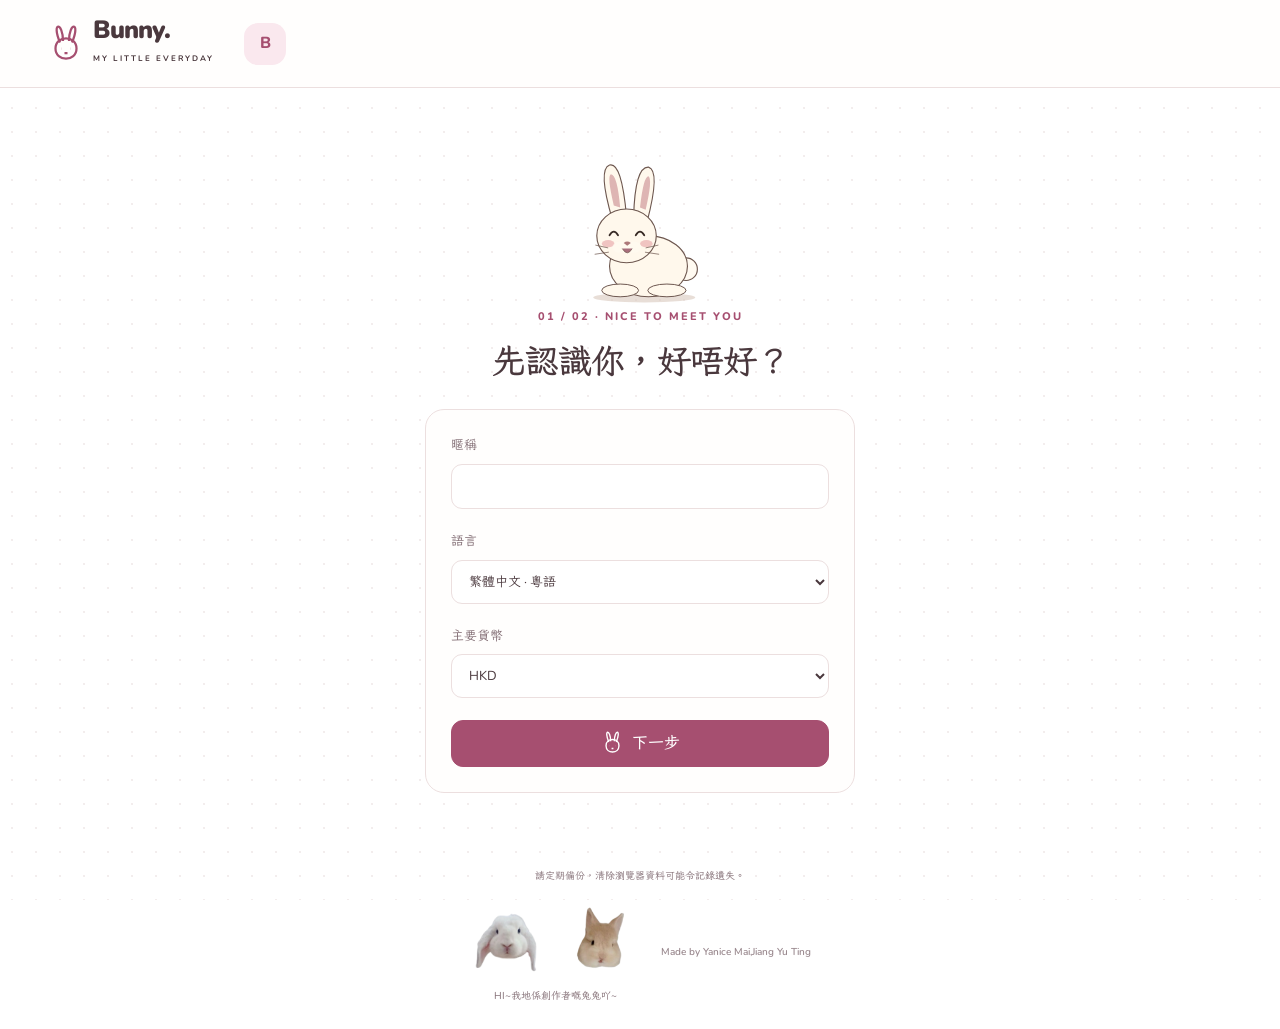
<file: index.html>
<!doctype html>
<html lang="zh-Hant">
<head>
  <meta charset="UTF-8">
  <meta name="viewport" content="width=device-width,initial-scale=1">
  <meta name="theme-color" content="#fffaf5">
  <title>Bunny accounting</title>
  <link rel="stylesheet" href="style.css">
</head>

<body data-page="home">
  <div id="app">正在翻開你的兔兔手帳……</div>

  <script src="app.js"></script>
  <script src="extras.js"></script>
  <script src="petting.js"></script>
  <script src="care.js"></script>
  <script src="bunny-life.js"></script>
  <script src="bunny-play.js"></script>
  <script src="bunny-polish.js"></script>
  <script src="home-today.js"></script>

  <!-- 首頁只使用這個統一遊戲入口 -->
  <script src="games-entry.js"></script>
</body>
</html>
</file>
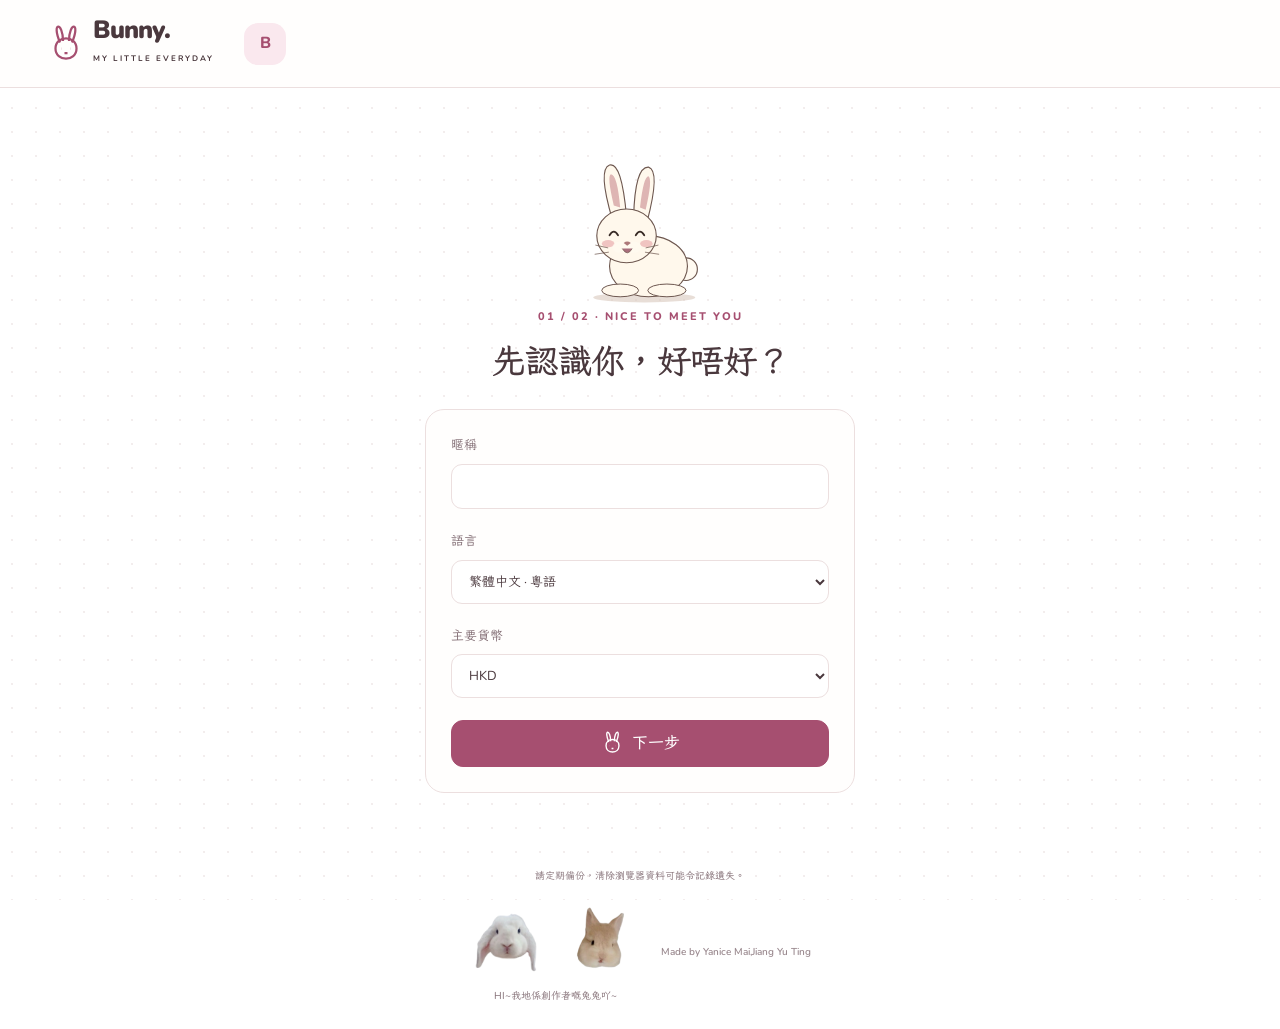
<file: analytics.html>
<!doctype html>
<html lang="zh-Hant">
<head>
  <meta charset="UTF-8">
  <meta name="viewport" content="width=device-width,initial-scale=1">
  <title>消費分析 · Bunny accounting</title>
  <link rel="stylesheet" href="style.css">
</head>
<body data-page="analytics">
  <div id="app"></div>
<script src="app.js"></script>
<script src="extras.js"></script>
<script src="petting.js"></script>
<script src="care.js"></script>
<script src="bunny-life.js"></script>
<script src="bunny-play.js"></script>
<script src="bunny-polish.js"></script>
<script src="home-today.js"></script>
<script src="rabbit-run-entry.js"></script>
<script src="bunny-match-entry.js"></script>
<script src="games-entry.js"></script>

</body>
</html>
</file>
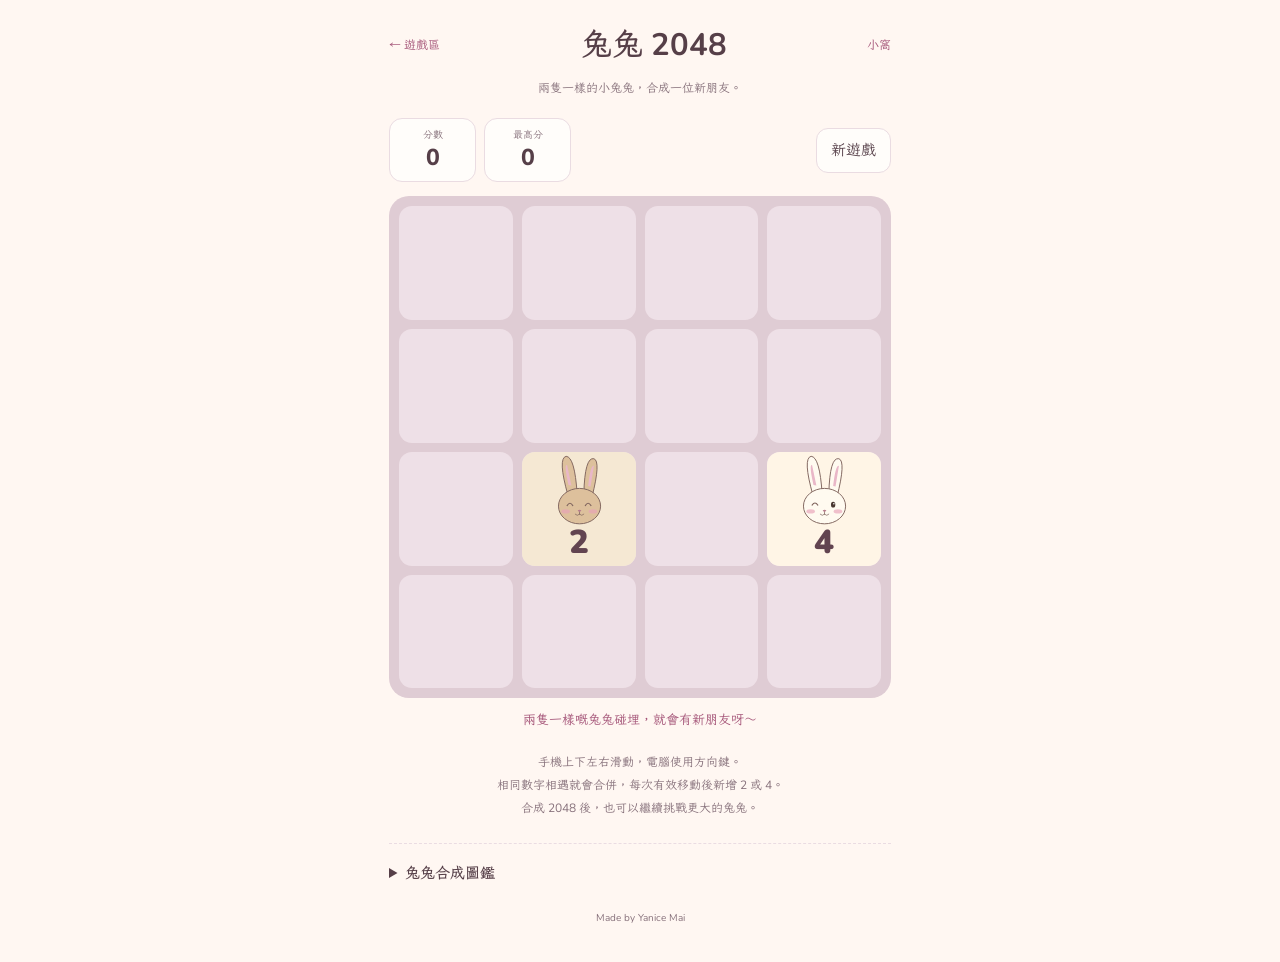
<file: bunny-2048.html>
<!doctype html>
<html lang="zh-Hant">
<head>
<meta charset="utf-8">
<meta name="viewport"
 content="width=device-width,initial-scale=1,viewport-fit=cover">
<meta name="theme-color" content="#fff7f2">
<title>兔兔 2048 · Bunny accounting</title>

<style>
@import url("https://fonts.googleapis.com/css2?family=LXGW+WenKai+TC:wght@400;700&family=Nunito:wght@600;800;900&display=swap");

:root {
  --bg:#fff7f2;
  --paper:#fffdfa;
  --ink:#563f48;
  --muted:#87717b;
  --accent:#a45377;
  --line:#eadce2;
}

* { box-sizing:border-box; }

body {
  margin:0;
  background:var(--bg);
  color:var(--ink);
  font:15px/1.65 "Nunito","LXGW WenKai TC",
    "Microsoft JhengHei",sans-serif;
}

button,a {
  -webkit-tap-highlight-color:transparent;
  touch-action:manipulation;
}

button {
  min-height:44px;
  padding:9px 14px;
  border:1px solid var(--line);
  border-radius:12px;
  background:var(--paper);
  color:inherit;
  font:inherit;
  cursor:pointer;
}

button:disabled {
  opacity:.5;
  cursor:not-allowed;
}

a {
  color:var(--accent);
  text-decoration:none;
}

button:focus-visible,
a:focus-visible,
.board:focus-visible {
  outline:3px solid var(--accent);
  outline-offset:4px;
}

.primary {
  background:var(--accent);
  color:white;
  border-color:var(--accent);
}

.wrap {
  width:min(530px,100%);
  margin:auto;
  padding:20px 14px 35px;
}

header {
  display:flex;
  align-items:center;
  justify-content:space-between;
  gap:10px;
}

header a {
  font-size:12px;
  white-space:nowrap;
}

h1 {
  margin:0;
  font-size:31px;
}

.subtitle {
  margin:8px 0 19px;
  text-align:center;
  color:var(--muted);
  font-size:12px;
}

.top {
  display:flex;
  align-items:center;
  justify-content:space-between;
  gap:10px;
  margin-bottom:14px;
}

.scores {
  display:flex;
  gap:8px;
  min-width:0;
}

.score {
  min-width:87px;
  padding:8px 12px;
  border:1px solid var(--line);
  border-radius:13px;
  background:var(--paper);
  text-align:center;
}

.score span {
  display:block;
  color:var(--muted);
  font-size:10px;
}

.score strong {
  display:block;
  font:800 23px/1.3 "Nunito",sans-serif;
  overflow-wrap:anywhere;
}

/* 背景明確設定四行四列 */
.board {
  --gap:9px;
  --pad:10px;

  position:relative;
  width:100%;
  aspect-ratio:1;
  padding:var(--pad);
  border:0;
  border-radius:20px;
  background:#dfccd4;
  overflow:hidden;
  touch-action:none;
  user-select:none;
  -webkit-user-select:none;
  isolation:isolate;
}

.cells {
  display:grid;
  grid-template-columns:repeat(4,minmax(0,1fr));
  grid-template-rows:repeat(4,minmax(0,1fr));
  gap:var(--gap);
  width:100%;
  height:100%;
  pointer-events:none;
}

.cell {
  min-width:0;
  min-height:0;
  border-radius:13px;
  background:#f6eaf0ac;
}

.tiles {
  position:absolute;
  inset:0;
  pointer-events:none;
}

/* 外層控制位移，內層控制合併效果 */
.tile {
  position:absolute;
  left:0;
  top:0;
  pointer-events:none;
  will-change:transform;
}

.tile-face {
  display:grid;
  grid-template-rows:minmax(0,1fr) auto;
  justify-items:center;
  align-items:center;
  width:100%;
  height:100%;
  border-radius:13px;
  background:var(--tile-bg);
  overflow:hidden;
}

.tile svg {
  display:block;
  width:88%;
  height:100%;
  min-height:0;
}

.tile strong {
  display:block;
  width:100%;
  margin:0;
  padding:0 2px 7px;
  color:#624450;
  text-align:center;
  font:900 var(--number-size,29px)/1 "Nunito",sans-serif;
  letter-spacing:-.5px;
}

.message {
  min-height:46px;
  padding:12px 3px 0;
  color:var(--accent);
  text-align:center;
  font-size:13px;
}

.help {
  margin:7px 0;
  color:var(--muted);
  text-align:center;
  font-size:12px;
  line-height:1.9;
}

.collection {
  margin-top:23px;
  padding-top:17px;
  border-top:1px dashed var(--line);
}

.collection summary {
  cursor:pointer;
  font-size:15px;
  font-weight:700;
}

.legend {
  display:grid;
  grid-template-columns:repeat(4,minmax(0,1fr));
  gap:8px;
  margin-top:14px;
}

.legend-item {
  min-width:0;
  padding:8px 3px;
  border:1px solid var(--line);
  border-radius:12px;
  background:var(--paper);
  text-align:center;
}

.legend-item svg {
  display:block;
  width:57px;
  height:61px;
  max-width:100%;
  margin:auto;
}

.legend-item strong {
  font:900 14px "Nunito",sans-serif;
}

.legend-item small {
  display:block;
  color:var(--muted);
  font-size:9px;
}

footer {
  margin-top:25px;
  color:var(--muted);
  text-align:center;
  font-size:10px;
}

dialog {
  width:min(380px,calc(100% - 24px));
  max-height:85dvh;
  overflow:auto;
  padding:27px 22px;
  border:1px solid var(--line);
  border-radius:22px;
  background:var(--paper);
  color:var(--ink);
  text-align:center;
}

dialog::backdrop {
  background:#4b344766;
}

dialog h2 {
  margin:0 0 10px;
  font-size:27px;
}

dialog p {
  color:var(--muted);
  font-size:13px;
}

.dialog-actions {
  display:flex;
  align-items:center;
  justify-content:center;
  flex-wrap:wrap;
  gap:9px;
  margin-top:20px;
}

@media(max-width:380px) {
  .wrap {
    padding:14px 10px 28px;
  }

  h1 {
    font-size:26px;
  }

  .board {
    --gap:6px;
    --pad:8px;
    border-radius:17px;
  }

  .cell,.tile-face {
    border-radius:11px;
  }

  .score {
    min-width:73px;
    padding:7px 8px;
  }

  .score strong {
    font-size:21px;
  }

  #newGame {
    padding:9px 11px;
    font-size:13px;
  }
}

@media(prefers-reduced-motion:reduce) {
  .tile {
    will-change:auto;
  }
}
</style>
</head>

<body>
<main class="wrap">
  <header>
    <a href="games.html">← 遊戲區</a>
    <h1>兔兔 2048</h1>
    <a href="index.html">小窩</a>
  </header>

  <p class="subtitle">兩隻一樣的小兔兔，合成一位新朋友。</p>

  <section class="top">
    <div class="scores">
      <div class="score">
        <span>分數</span>
        <strong id="score">0</strong>
      </div>
      <div class="score">
        <span>最高分</span>
        <strong id="best">0</strong>
      </div>
    </div>

    <button type="button" id="newGame">新遊戲</button>
  </section>

  <div class="board" id="board"
    tabindex="0"
    role="group"
    aria-label="四乘四兔兔2048棋盤，滑動或按方向鍵移動">
    <div class="cells" id="cells" aria-hidden="true"></div>
    <div class="tiles" id="tiles"></div>
  </div>

  <div class="message" id="message"
    role="status" aria-live="polite"></div>

  <p class="help">
    手機上下左右滑動，電腦使用方向鍵。<br>
    相同數字相遇就會合併，每次有效移動後新增 2 或 4。<br>
    合成 2048 後，也可以繼續挑戰更大的兔兔。
  </p>

  <details class="collection">
    <summary>兔兔合成圖鑑</summary>
    <div class="legend" id="legend"></div>
  </details>

  <footer>Made by Yanice Mai</footer>
</main>

<dialog id="dialog"></dialog>

<script>
"use strict";

(() => {
  const $ = id => document.getElementById(id);
  const SIZE = 4;
  const COUNT = SIZE * SIZE;

  // 沿用原本4×4的儲存名稱。
  const KEY = "bunny-2048-save-v1";
  const reduced = matchMedia("(prefers-reduced-motion: reduce)");

  const RABBITS = [
    {name:"奶茶侏儒兔",fur:"#ddc09c",bg:"#f5e8d3",breed:0},
    {name:"白色侏儒兔",fur:"#fffaf0",bg:"#fff5e6",breed:0},
    {name:"灰色垂耳兔",fur:"#aab3bd",bg:"#e7eff3",breed:1},
    {name:"可可長毛兔",fur:"#b69b8e",bg:"#f1e1d8",breed:2},
    {name:"黑白道奇兔",fur:"#77717b",bg:"#eae6f1",breed:3},
    {name:"奶茶垂耳兔",fur:"#d8bb94",bg:"#f5dfc5",breed:1},
    {name:"白色長毛兔",fur:"#fff9ef",bg:"#f8dfeb",breed:2,bow:true},
    {name:"灰色侏儒兔",fur:"#a7a4b8",bg:"#e8dff3",breed:0,bow:true},
    {name:"可可垂耳兔",fur:"#ab8d7f",bg:"#ead4cd",breed:1,bow:true},
    {name:"奶油道奇兔",fur:"#d2b795",bg:"#f1dfb8",breed:3,bow:true},
    {name:"星星兔兔",fur:"#fff7e8",bg:"#f5dca6",breed:0,crown:true},
    {name:"月光垂耳兔",fur:"#e4e6ee",bg:"#e4e6f5",breed:1,crown:true},
    {name:"草莓長毛兔",fur:"#f4dedc",bg:"#f7d9e4",breed:2,crown:true},
    {name:"皇家道奇兔",fur:"#9a8dba",bg:"#e5d6f2",breed:3,crown:true}
  ];

  let board = Array(COUNT).fill(0);
  let score = 0;
  let best = 0;
  let won = false;
  let busy = false;
  let pointer = null;
  let pendingResize = false;
  let resizeScheduled = false;

  const say = value => {
    $("message").textContent = value;
  };

  function typeFor(value) {
    const index = Math.max(0,Math.log2(value)-1);
    return RABBITS[Math.min(index,RABBITS.length-1)];
  }

  /* ---------- 兔耳、腦袋及表情 ---------- */

  function rabbitSVG(value) {
    const type = typeFor(value);
    const fur = type.fur;
    const ink = "#80655e";
    const white = "#fffaf2";
    const lop = type.breed === 1 || type.breed === 2;
    const fluffy = type.breed === 2;
    const dutch = type.breed === 3;
    const expression = Math.round(Math.log2(value)) % 4;

    const eyes = [
      `
        <ellipse cx="83" cy="110" rx="4.5" ry="6" fill="#49362f"/>
        <ellipse cx="121" cy="110" rx="4.5" ry="6" fill="#49362f"/>
        <circle cx="84.5" cy="108" r="1.6" fill="white"/>
        <circle cx="122.5" cy="108" r="1.6" fill="white"/>
      `,
      `
        <path d="M77 112q6-10 12 0m26 0q6-10 12 0"
          fill="none" stroke="${ink}" stroke-width="2.3"
          stroke-linecap="round"/>
      `,
      `
        <path d="M77 111q6-9 12 0"
          fill="none" stroke="${ink}" stroke-width="2.3"
          stroke-linecap="round"/>
        <ellipse cx="121" cy="110" rx="4.5" ry="6" fill="#49362f"/>
        <circle cx="122.5" cy="108" r="1.6" fill="white"/>
      `,
      `
        <path d="M83 117l-6-6a3.8 3.8 0 0 1 6-4.5
          a3.8 3.8 0 0 1 6 4.5Z
          M121 117l-6-6a3.8 3.8 0 0 1 6-4.5
          a3.8 3.8 0 0 1 6 4.5Z"
          fill="#cc668d"/>
      `
    ][expression];

    return `
      <svg viewBox="32 0 140 154" aria-hidden="true">
        ${!lop ? `
          <path d="M79 91Q57 13 75 9Q93 10 98 87
            M112 87Q114 10 133 14Q148 19 129 94"
            fill="${fur}" stroke="${ink}" stroke-width="2"/>
          <path d="M80 69Q70 25 77 27l9 43
            M121 71q5-44 12-42l-7 43"
            fill="#e9b7c8"/>
        ` : ""}

        ${fluffy ? `
          <path d="m63 98-9 13 8 8-8 12 12 5-4 13 15 1
            2 5 14-5 10 5 12-5 14 4 8-9 15 2 1-9
            10-6-7-11 7-12-11-8 2-12-15 1-4-11-13 5
            -10-8-11 9-12-5-6 10Z"
            fill="${fur}" stroke="${ink}" stroke-width="1.6"/>
        ` : ""}

        <ellipse cx="103" cy="113" rx="44" ry="37"
          fill="${fur}" stroke="${ink}" stroke-width="2"/>

        ${dutch ? `
          <path d="m103 77-13 34q-8 20-1 34
            15 9 29-1 6-14-3-33Z" fill="${white}"/>
        ` : ""}

        ${lop ? `
          <path d="M66 85Q40 85 43 119l5 28q4 10 15-2l14-39
            M137 85q23 4 19 36l-7 23q-5 10-14-3l-10-35"
            fill="${fur}" stroke="${ink}" stroke-width="2"/>
          <path d="M55 103q-5 19 1 31m86-30q5 18-1 31"
            stroke="#e2b1c0" stroke-width="6"
            fill="none" stroke-linecap="round"/>
        ` : ""}

        ${fluffy ? `
          <path d="m73 90 7-11 7 5 9-9 7 7 11-6 6 10"
            fill="${fur}" stroke="${ink}" stroke-width="1.5"/>
        ` : ""}

        ${eyes}

        <ellipse cx="74" cy="124" rx="9" ry="4.5"
          fill="#e9a2b8" opacity=".65"/>
        <ellipse cx="131" cy="124" rx="9" ry="4.5"
          fill="#e9a2b8" opacity=".65"/>

        <path d="M99 122q4-3 8 0l-4 4Z" fill="#b77d8c"/>
        <path d="M103 126v4m0 0q-5 5-9 0m9 0q5 5 9 0"
          fill="none" stroke="${ink}" stroke-width="1.5"
          stroke-linecap="round"/>

        ${type.bow ? `
          <g transform="translate(133 88) rotate(12)">
            <path d="M0 0Q-14-12-14-2v10q0 7 14-4
              q14 11 14 4V-2Q14-12 0 0Z"
              fill="#d58caa" stroke="#a86c89" stroke-width="1.2"/>
            <circle cx="0" cy="2" r="3.5" fill="#f5c6d6"/>
          </g>
        ` : ""}

        ${type.crown ? `
          <path d="m84 78-4-20 13 8 10-16 10 16
            13-8-4 20Z"
            fill="#e5b85c" stroke="#b6883d" stroke-width="1.5"/>
        ` : ""}
      </svg>
    `;
  }

  /* ---------- 儲存 ---------- */

  function validSave(data) {
    return data?.version === 1 &&
      (data.size === undefined || data.size === SIZE) &&
      Array.isArray(data.board) &&
      data.board.length === COUNT &&
      data.board.some(value => value > 0) &&
      data.board.every(value =>
        value === 0 || (
          Number.isSafeInteger(value) &&
          value >= 2 &&
          Number.isInteger(Math.log2(value))
        )
      ) &&
      Number.isSafeInteger(data.score) &&
      data.score >= 0 &&
      Number.isSafeInteger(data.best) &&
      data.best >= 0 &&
      typeof data.won === "boolean";
  }

  function save() {
    try {
      localStorage.setItem(KEY,JSON.stringify({
        version:1,
        size:SIZE,
        board,
        score,
        best,
        won
      }));
    } catch {
      say("今次進度未能保存，但仍可繼續遊玩。");
    }
  }

  /* ---------- 精確定位背景格子 ---------- */

  function getSlots() {
    const layer = $("tiles").getBoundingClientRect();

    return [...$("cells").children].map(cell => {
      const rect = cell.getBoundingClientRect();

      return {
        x:rect.left-layer.left,
        y:rect.top-layer.top,
        width:rect.width,
        height:rect.height
      };
    });
  }

  function makeTile(value,index,slots) {
    const slot = slots[index];
    const type = typeFor(value);
    const tile = document.createElement("div");

    tile.className = "tile";
    tile.style.width = slot.width+"px";
    tile.style.height = slot.height+"px";
    tile.style.left = slot.x+"px";
    tile.style.top = slot.y+"px";

    const digits = String(value).length;
    const numberSize = Math.max(
      11,
      Math.min(33,slot.width*.31,slot.width/(digits*.64+1))
    );

    tile.style.setProperty("--tile-bg",type.bg);
    tile.style.setProperty("--number-size",numberSize+"px");
    tile.setAttribute("aria-label",`${value}，${type.name}`);

    tile.innerHTML = `
      <div class="tile-face">
        ${rabbitSVG(value)}
        <strong>${value}</strong>
      </div>
    `;

    $("tiles").append(tile);
    return tile;
  }

  function updateScore() {
    $("score").textContent = score.toLocaleString();
    $("best").textContent = best.toLocaleString();
    $("newGame").disabled = busy;
    $("board").setAttribute("aria-busy",String(busy));
  }

  function render(spawnIndex=-1,merged=[]) {
    const slots = getSlots();
    $("tiles").replaceChildren();

    board.forEach((value,index) => {
      if (!value) return;

      const tile = makeTile(value,index,slots);
      const content = tile.firstElementChild;

      if (
        !reduced.matches &&
        typeof content.animate === "function" &&
        (index === spawnIndex || merged.includes(index))
      ) {
        content.animate(
          merged.includes(index)
            ? [
                {transform:"scale(.88)"},
                {transform:"scale(1.1)",offset:.55},
                {transform:"scale(1)"}
              ]
            : [
                {transform:"scale(.4)",opacity:0},
                {transform:"scale(1)",opacity:1}
              ],
          {
            duration:180,
            easing:"ease-out"
          }
        );
      }
    });

    updateScore();
  }

  /* ---------- 標準2048規則 ---------- */

  function addTile() {
    const empty = board
      .map((value,index) => value === 0 ? index : -1)
      .filter(index => index >= 0);

    if (!empty.length) return -1;

    const index = empty[Math.floor(Math.random()*empty.length)];
    board[index] = Math.random() < .9 ? 2 : 4;
    return index;
  }

  function lineIndices(direction,line) {
    return Array.from({length:SIZE},(_,offset) => {
      if (direction === "left") return line*SIZE+offset;
      if (direction === "right") return line*SIZE+SIZE-1-offset;
      if (direction === "up") return offset*SIZE+line;
      return (SIZE-1-offset)*SIZE+line;
    });
  }

  function calculate(direction) {
    const next = Array(COUNT).fill(0);
    const movements = [];
    const merged = [];
    let gain = 0;

    for (let line=0;line<SIZE;line++) {
      const indices = lineIndices(direction,line);

      const items = indices
        .filter(index => board[index] !== 0)
        .map(index => ({
          value:board[index],
          from:index
        }));

      let output = 0;

      for (let i=0;i<items.length;i++) {
        const first = items[i];
        const destination = indices[output++];

        const canMerge =
          i+1 < items.length &&
          items[i+1].value === first.value &&
          Number.isSafeInteger(first.value*2);

        if (canMerge) {
          const second = items[++i];
          const combined = first.value*2;

          next[destination] = combined;
          gain += combined;
          merged.push(destination);

          movements.push(
            {...first,to:destination},
            {...second,to:destination}
          );
        } else {
          next[destination] = first.value;
          movements.push({...first,to:destination});
        }
      }
    }

    return {
      next,
      movements,
      merged,
      gain,
      changed:next.some((value,index) => value !== board[index])
    };
  }

  function hasMoves() {
    if (board.includes(0)) return true;

    for (let row=0;row<SIZE;row++) {
      for (let column=0;column<SIZE;column++) {
        const index = row*SIZE+column;
        const value = board[index];

        if (!Number.isSafeInteger(value*2)) continue;

        if (column<SIZE-1 && value===board[index+1]) return true;
        if (row<SIZE-1 && value===board[index+SIZE]) return true;
      }
    }

    return false;
  }

  /* ---------- 滑動動畫 ---------- */

  async function animateMove(movements) {
    const slots = getSlots();
    $("tiles").replaceChildren();

    const tasks = movements.map(item => {
      const tile = makeTile(item.value,item.from,slots);
      const from = slots[item.from];
      const to = slots[item.to];

      if (
        reduced.matches ||
        typeof tile.animate !== "function" ||
        item.from === item.to
      ) return Promise.resolve();

      const animation = tile.animate(
        [
          {transform:"translate(0,0)"},
          {
            transform:`translate(${to.x-from.x}px,${to.y-from.y}px)`
          }
        ],
        {
          duration:145,
          easing:"cubic-bezier(.2,.75,.25,1)",
          fill:"forwards"
        }
      );

      return animation.finished.catch(() => {});
    });

    await Promise.all(tasks);
  }

  /* ---------- 結算 ---------- */

  function showDialog(win) {
    const dialog = $("dialog");

    dialog.innerHTML = win ? `
      <h2>2048 兔兔出現喇！</h2>
      <p>
        合成成功！目前 ${score.toLocaleString()} 分。<br>
        仲可以繼續迎接更大數字嘅兔兔～
      </p>
      <div class="dialog-actions">
        <button type="button" class="primary" data-continue>
          繼續挑戰
        </button>
        <button type="button" data-restart>重新開始</button>
        <a href="games.html">遊戲區</a>
      </div>
    ` : `
      <h2>兔兔排滿晒喇！</h2>
      <p>
        今次 ${score.toLocaleString()} 分。<br>
        已經沒有可以移動或合併的位置，再試一次？
      </p>
      <div class="dialog-actions">
        <button type="button" class="primary" data-restart>
          再玩一次
        </button>
        <a href="games.html">返回遊戲區</a>
      </div>
    `;

    if (!dialog.open) dialog.showModal();
  }

  async function move(direction) {
    if (busy || pointer || $("dialog").open) return;

    const result = calculate(direction);

    if (!result.changed) {
      if (!hasMoves()) {
        showDialog(false);
      } else {
        say("呢個方向郁唔到，試下另一邊呀～");
      }
      return;
    }

    if (!Number.isSafeInteger(score+result.gain)) {
      say("分數已達此版本的計算上限，請開始新遊戲。");
      return;
    }

    busy = true;
    updateScore();

    try {
      await animateMove(result.movements);

      board = result.next;
      score += result.gain;
      best = Math.max(best,score);

      const spawned = addTile();
      render(spawned,result.merged);

      say(result.gain
        ? `啵！兔兔合體～ +${result.gain.toLocaleString()} 分`
        : "慢慢排，幫相同兔兔搵返朋友～");

      const newWin = !won && board.some(value => value>=2048);
      if (newWin) won = true;

      save();

      if (newWin) {
        showDialog(true);
      } else if (!hasMoves()) {
        showDialog(false);
      }
    } catch (error) {
      console.error("2048 move:",error);
      render();
      say("畫面更新中斷，請再試一次。");
    } finally {
      busy = false;

      if (pendingResize) {
        pendingResize = false;
        render();
      }

      updateScore();
    }
  }

  function newGame() {
    board = Array(COUNT).fill(0);
    score = 0;
    won = false;
    pointer = null;
    pendingResize = false;

    addTile();
    const spawned = addTile();

    render(spawned);
    save();
    say("兩隻一樣嘅兔兔碰埋，就會有新朋友呀～");
  }

  /* ---------- 手機操作 ---------- */

  function clearPointer() {
    const previous = pointer;
    pointer = null;

    if (!previous) return;

    try {
      if ($("board").hasPointerCapture(previous.id)) {
        $("board").releasePointerCapture(previous.id);
      }
    } catch {}
  }

  function finishDeferredResize() {
    if (pendingResize && !busy && !pointer) {
      pendingResize = false;
      render();
    }
  }

  $("board").addEventListener("pointerdown",event => {
    if (
      !event.isPrimary ||
      event.button !== 0 ||
      busy ||
      pointer ||
      $("dialog").open
    ) return;

    pointer = {
      id:event.pointerId,
      x:event.clientX,
      y:event.clientY
    };

    try {
      $("board").setPointerCapture(event.pointerId);
    } catch {}
  });

  $("board").addEventListener("pointermove",event => {
    if (pointer?.id === event.pointerId && event.cancelable) {
      event.preventDefault();
    }
  },{passive:false});

  $("board").addEventListener("pointerup",event => {
    if (!pointer || pointer.id !== event.pointerId) return;

    const original = pointer;
    const dx = event.clientX-original.x;
    const dy = event.clientY-original.y;
    const wasResized = pendingResize;

    clearPointer();
    finishDeferredResize();

    // 旋轉螢幕或改變尺寸時取消當次滑動。
    if (wasResized) return;
    if (Math.max(Math.abs(dx),Math.abs(dy))<16) return;

    move(
      Math.abs(dx)>Math.abs(dy)
        ? dx>0 ? "right" : "left"
        : dy>0 ? "down" : "up"
    );
  });

  $("board").addEventListener("pointercancel",() => {
    clearPointer();
    finishDeferredResize();
  });

  $("board").addEventListener("lostpointercapture",event => {
    if (pointer?.id === event.pointerId) {
      clearPointer();
      finishDeferredResize();
    }
  });

  window.addEventListener("blur",() => {
    clearPointer();
    finishDeferredResize();
  });

  /* ---------- 電腦操作 ---------- */

  const directions = {
    ArrowLeft:"left",
    ArrowRight:"right",
    ArrowUp:"up",
    ArrowDown:"down"
  };

  document.addEventListener("keydown",event => {
    if (!(event.key in directions) || $("dialog").open) return;
    if (event.target.closest("input,textarea,select")) return;

    event.preventDefault();

    if (!event.repeat) {
      move(directions[event.key]);
    }
  });

  /* ---------- 按鈕 ---------- */

  $("newGame").addEventListener("click",() => {
    if (busy) return;

    if (confirm("重新開始？目前這一局會被取代，最高分保留。")) {
      clearPointer();
      newGame();
    }
  });

  $("dialog").addEventListener("click",event => {
    if (event.target.closest("[data-continue]")) {
      $("dialog").close();

      if (!hasMoves()) {
        showDialog(false);
      } else {
        say("繼續合成！下一隻兔兔會係邊個呢？");
        $("board").focus({preventScroll:true});
      }
    }

    if (event.target.closest("[data-restart]")) {
      $("dialog").close();
      newGame();
    }
  });

  /* ---------- 初始化 ---------- */

  $("cells").innerHTML =
    Array(COUNT).fill('<div class="cell"></div>').join("");

  $("legend").innerHTML = RABBITS.map((type,index) => {
    const value = 2**(index+1);

    return `
      <div class="legend-item">
        ${rabbitSVG(value)}
        <strong>${value}</strong>
        <small>${type.name}</small>
      </div>
    `;
  }).join("");

  let restored = false;

  try {
    const data = JSON.parse(localStorage.getItem(KEY));

    if (validSave(data)) {
      board = [...data.board];
      score = data.score;
      best = Math.max(data.best,score);
      won = data.won;
      restored = true;
    }
  } catch {}

  if (restored) {
    render();
    say("上一局幫你留住咗，繼續合兔兔啦～");

    if (!hasMoves()) {
      showDialog(false);
    } else if (!won && board.some(value => value>=2048)) {
      won = true;
      save();
      showDialog(true);
    }
  } else {
    newGame();
  }

  /* 棋盤尺寸變動時重新對齊，不清除遊戲進度。 */
  function requestLayout() {
    if (resizeScheduled) return;
    resizeScheduled = true;

    requestAnimationFrame(() => {
      resizeScheduled = false;

      if (busy || pointer) {
        pendingResize = true;
      } else {
        render();
      }
    });
  }

  if ("ResizeObserver" in window) {
    const observer = new ResizeObserver(requestLayout);
    observer.observe($("board"));
  } else {
    window.addEventListener("resize",requestLayout);
  }
})();
</script>
</body>
</html>
</file>
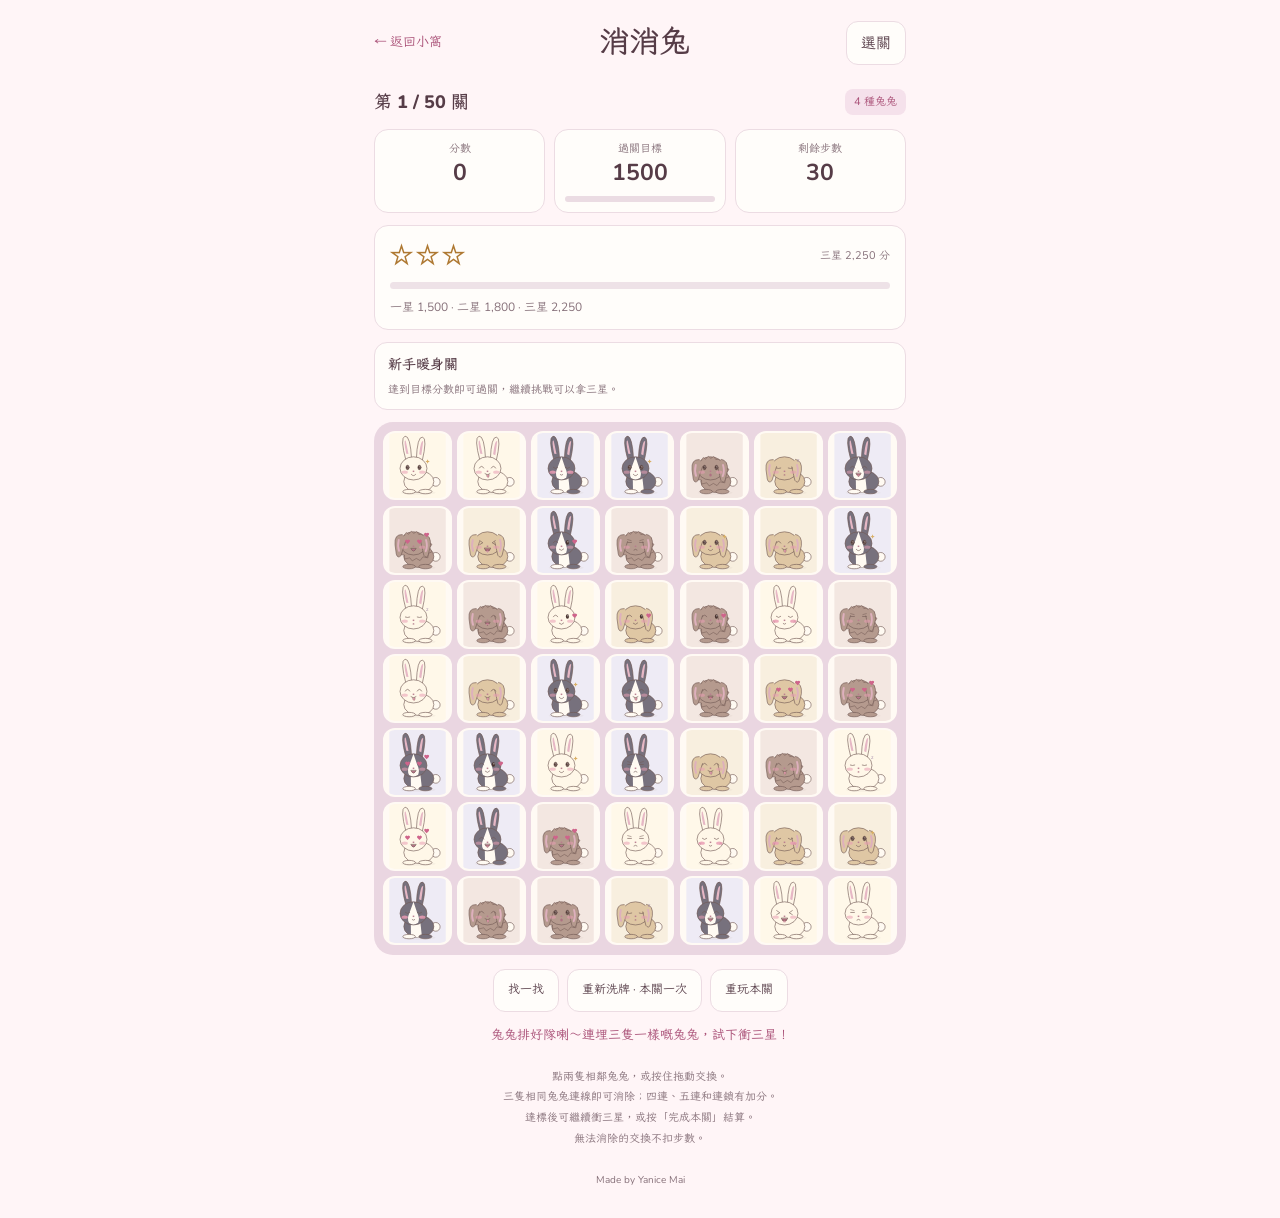
<file: bunny-match.html>
<!doctype html>
<html lang="zh-Hant">
<head>
<meta charset="utf-8">
<meta name="viewport"
 content="width=device-width,initial-scale=1,viewport-fit=cover">
<meta name="theme-color" content="#fff4f7">
<title>消消兔 · Bunny accounting</title>

<style>
@import url("https://fonts.googleapis.com/css2?family=LXGW+WenKai+TC:wght@400;700&family=Nunito:wght@600;800;900&display=swap");

:root {
  --bg:#fff5f7;
  --paper:#fffdfa;
  --ink:#563c47;
  --muted:#87717a;
  --line:#ecdce3;
  --accent:#a94f76;
}

* { box-sizing:border-box; }

body {
  margin:0;
  background:var(--bg);
  color:var(--ink);
  font:15px/1.6 "Nunito","LXGW WenKai TC",
    "Microsoft JhengHei",sans-serif;
}

button,a {
  -webkit-tap-highlight-color:transparent;
  touch-action:manipulation;
}

button {
  font:inherit;
  cursor:pointer;
  border:1px solid var(--line);
  border-radius:12px;
  padding:9px 14px;
  background:var(--paper);
  color:inherit;
  min-height:43px;
}

button:disabled {
  opacity:.5;
  cursor:not-allowed;
}

button:focus-visible,a:focus-visible {
  outline:3px solid var(--accent);
  outline-offset:3px;
}

a {
  color:var(--accent);
  text-decoration:none;
}

.primary {
  background:var(--accent);
  color:white;
  border-color:var(--accent);
}

[hidden] { display:none !important; }

.wrap {
  width:min(560px,100%);
  margin:auto;
  padding:18px 14px 30px;
}

header {
  display:flex;
  align-items:center;
  justify-content:space-between;
  gap:12px;
  margin-bottom:20px;
}

header a { font-size:13px; }

h1 {
  font-size:31px;
  letter-spacing:-1px;
  margin:0;
}

.top {
  display:flex;
  justify-content:space-between;
  align-items:center;
  gap:10px;
  margin-bottom:13px;
}

.level {
  font-size:18px;
  font-weight:800;
}

.tag {
  font-size:11px;
  color:var(--accent);
  background:#f5e1eb;
  padding:4px 9px;
  border-radius:8px;
}

.stats {
  display:grid;
  grid-template-columns:1fr 1fr 1fr;
  gap:9px;
  margin-bottom:12px;
}

.stat {
  background:var(--paper);
  border:1px solid var(--line);
  padding:10px;
  border-radius:14px;
  text-align:center;
}

.stat span {
  display:block;
  font-size:11px;
  color:var(--muted);
}

.stat strong {
  display:block;
  font-size:23px;
  line-height:1.3;
}

.progress {
  height:6px;
  background:#ebdce3;
  border-radius:8px;
  overflow:hidden;
  margin-top:8px;
}

.progress i {
  display:block;
  height:100%;
  background:var(--accent);
  transition:width .2s;
}

/* 三星挑戰區 */
.star-challenge {
  margin-bottom:12px;
  padding:12px 15px;
  border:1px solid var(--line);
  border-radius:14px;
  background:var(--paper);
}

.star-top {
  display:flex;
  align-items:center;
  justify-content:space-between;
  gap:10px;
}

.star-top strong {
  color:#ae7831;
  font-size:23px;
  letter-spacing:3px;
}

.star-top span {
  font-size:11px;
  color:var(--muted);
}

.star-track {
  height:7px;
  margin-top:7px;
  border-radius:10px;
  overflow:hidden;
  background:#eee2e7;
}

.star-track i {
  display:block;
  width:0;
  height:100%;
  background:#d5a257;
  border-radius:10px;
  transition:width .25s;
}

.star-challenge p {
  margin:8px 0 0;
  color:var(--muted);
  font-size:12px;
  line-height:1.7;
}

.star-challenge button {
  width:100%;
  margin-top:10px;
}

.mission {
  display:flex;
  align-items:center;
  justify-content:space-between;
  gap:10px;
  background:var(--paper);
  border:1px solid var(--line);
  padding:9px 13px;
  border-radius:13px;
  margin-bottom:12px;
}

.mission .rabbit {
  width:43px;
  height:43px;
}

.mission small {
  color:var(--muted);
  font-size:11px;
}

.mission strong { font-size:14px; }

/* 棋盤 */
.board {
  position:relative;
  isolation:isolate;
  display:grid;
  grid-template-columns:repeat(7,minmax(0,1fr));
  gap:5px;
  padding:9px;
  background:#ead6e1;
  border-radius:19px;
  user-select:none;
  -webkit-user-select:none;
  touch-action:none;
  cursor:grab;
}

.board.is-dragging { cursor:grabbing; }

.tile {
  position:relative;
  width:100%;
  aspect-ratio:1;
  min-height:0;
  padding:0;
  border:2px solid transparent;
  border-radius:12px;
  background:#fffaf4;
  display:grid;
  place-items:center;
  overflow:visible;
  transform-origin:center;
  will-change:transform;
  touch-action:none;
}

.tile svg {
  display:block;
  width:100%;
  height:100%;
  border-radius:10px;
  pointer-events:none;
}

.tile.selected {
  border-color:var(--accent);
  box-shadow:0 0 0 2px #fff8 inset;
}

.tile.hinted {
  border-color:#c18a40;
  animation:hint 1s ease-in-out infinite;
}

.tile.dragging {
  z-index:10;
  cursor:grabbing;
  filter:drop-shadow(0 5px 5px #73405725);
}

.tile.drag-neighbour { z-index:9; }

@keyframes hint {
  50% { border-color:#edc56f; }
}

.actions {
  display:flex;
  gap:8px;
  justify-content:center;
  margin-top:14px;
  flex-wrap:wrap;
}

.actions button { font-size:12px; }

.message {
  min-height:44px;
  text-align:center;
  color:var(--accent);
  font-size:13px;
  padding:13px 5px 0;
}

.help {
  font-size:11px;
  color:var(--muted);
  text-align:center;
  line-height:1.9;
}

footer {
  text-align:center;
  color:var(--muted);
  font-size:10px;
  margin-top:22px;
}

dialog {
  width:min(490px,calc(100% - 24px));
  max-height:85dvh;
  overflow:auto;
  border:1px solid var(--line);
  border-radius:21px;
  padding:24px;
  background:var(--paper);
  color:var(--ink);
}

dialog::backdrop { background:#50334377; }

dialog h2 {
  text-align:center;
  margin:0 0 10px;
  font-size:26px;
}

dialog p {
  text-align:center;
  font-size:13px;
  color:var(--muted);
}

.dialog-actions {
  display:flex;
  justify-content:center;
  align-items:center;
  flex-wrap:wrap;
  gap:9px;
  margin-top:20px;
}

.levels {
  display:grid;
  grid-template-columns:repeat(5,1fr);
  gap:9px;
  margin-top:17px;
}

.levels button {
  padding:9px 3px;
  font-weight:800;
}

.levels button small {
  display:block;
  font-size:9px;
  min-height:14px;
}

.levels .current {
  border-color:var(--accent);
  background:#fae3ec;
}

.trophy {
  font-size:39px;
  text-align:center;
  color:#ae7831;
}

/* 兔兔小表情 */
.match-ears {
  transform-box:view-box;
  transform-origin:102px 88px;
  animation:ear-wiggle 7s ease-in-out infinite;
}

.match-blink {
  transform-box:fill-box;
  transform-origin:center;
  animation:eye-blink 6s linear infinite;
}

.match-selected-heart {
  opacity:0;
  transition:opacity .15s;
}

.tile.selected .match-selected-heart,
.tile.dragging .match-selected-heart {
  opacity:1;
}

@keyframes ear-wiggle {
  0%,78%,100% { transform:rotate(0); }
  82% { transform:rotate(-3deg); }
  87% { transform:rotate(2deg); }
  92% { transform:rotate(-1deg); }
}

@keyframes eye-blink {
  0%,91%,96%,100% { transform:scaleY(1); }
  93%,94% { transform:scaleY(.08); }
}

@media(max-width:380px) {
  .wrap { padding:12px 9px 25px; }
  .board { gap:3px;padding:6px;border-radius:14px; }
  .tile { border-radius:9px; }
  .stat { padding:8px 4px; }
  .stat strong { font-size:21px; }
  h1 { font-size:27px; }
}

@media(prefers-reduced-motion:reduce) {
  *,*::before,*::after {
    animation:none !important;
    transition:none !important;
  }
  .tile { will-change:auto; }
}
</style>
</head>

<body>
<main class="wrap">
  <header>
    <a href="index.html">← 返回小窩</a>
    <h1>消消兔</h1>
    <button id="levelsButton" type="button">選關</button>
  </header>

  <div class="top">
    <strong class="level" id="levelLabel"></strong>
    <span class="tag" id="typeLabel"></span>
  </div>

  <section class="stats">
    <div class="stat">
      <span>分數</span><strong id="score">0</strong>
    </div>
    <div class="stat">
      <span>過關目標</span><strong id="target">0</strong>
      <div class="progress"><i id="scoreBar"></i></div>
    </div>
    <div class="stat">
      <span>剩餘步數</span><strong id="moves">0</strong>
    </div>
  </section>

  <section class="star-challenge">
    <div class="star-top">
      <strong id="challengeStars">☆☆☆</strong>
      <span id="challengeTarget"></span>
    </div>
    <div class="star-track"><i id="challengeFill"></i></div>
    <p id="challengeMessage"></p>
    <button type="button" id="finishLevelButton"
      class="primary" hidden>完成本關</button>
  </section>

  <section class="mission" id="mission"></section>

  <div class="board" id="board"
    role="group" aria-label="兔兔三消棋盤"></div>

  <div class="actions">
    <button id="hintButton" type="button">找一找</button>
    <button id="shuffleButton" type="button">重新洗牌 · 本關一次</button>
    <button id="restartButton" type="button">重玩本關</button>
  </div>

  <div class="message" id="message"
    role="status" aria-live="polite"></div>

  <p class="help">
    點兩隻相鄰兔兔，或按住拖動交換。<br>
    三隻相同兔兔連線即可消除；四連、五連和連鎖有加分。<br>
    達標後可繼續衝三星，或按「完成本關」結算。<br>
    無法消除的交換不扣步數。
  </p>

  <footer>Made by Yanice Mai</footer>
</main>

<dialog id="dialog"></dialog>

<script>
"use strict";

(() => {
  const $ = id => document.getElementById(id);
  const SIZE = 7;
  const KEY = "bunny-match-progress-v1";
  const reduced = matchMedia("(prefers-reduced-motion: reduce)");

  const TYPES = [
    {name:"奶油侏儒兔",breed:0,fur:"#fff7e8",bg:"#fff8e9"},
    {name:"奶茶垂耳兔",breed:1,fur:"#dfc7a4",bg:"#f8efdf"},
    {name:"可可長毛垂耳兔",breed:2,fur:"#b59a8e",bg:"#f3e7e1"},
    {name:"芝麻豆奇兔",breed:3,fur:"#77717d",bg:"#eeebf5"},
    {name:"灰色侏儒兔",breed:0,fur:"#acb6bf",bg:"#eaf1f5"},
    {name:"白色垂耳兔",breed:1,fur:"#fffaf0",bg:"#faeaf1"}
  ];

  const LEVELS = Array.from({length:50}, (_,i) => {
    const n = i + 1;
    const types = n <= 10 ? 4 : n <= 25 ? 5 : 6;

    return {
      n,
      seed:20261117 + n * 7919,
      types,
      moves:n <= 10 ? 30 : n <= 25 ? 32 : 35,
      target:1500 + i * 65,
      collectType:i % types,
      collect:n === 1 ? 0 : 8 + Math.floor(i * .36)
    };
  });

  let progress = {unlocked:1,best:{},stars:{}};

  try {
    const stored = JSON.parse(localStorage.getItem(KEY));

    if (
      stored &&
      Number.isInteger(stored.unlocked) &&
      stored.unlocked >= 1 &&
      stored.unlocked <= 50
    ) {
      progress.unlocked = stored.unlocked;

      for (let n=1;n<=50;n++) {
        const best = Number(stored.best?.[n]);
        const stars = Number(stored.stars?.[n]);

        if (Number.isFinite(best) && best >= 0) {
          progress.best[n] = Math.floor(best);
        }

        if (Number.isInteger(stars) && stars >= 1 && stars <= 3) {
          progress.stars[n] = stars;
        }
      }
    }
  } catch {}

  let level;
  let grid = [];
  let score = 0;
  let moves = 0;
  let collected = 0;
  let selected = -1;
  let busy = false;
  let finished = false;
  let usedShuffle = false;
  let random = Math.random;
  let drag = null;
  let ignoreClickUntil = 0;
  let fallOffsets = null;
  let fallingAnimations = [];

  const say = message => $("message").textContent = message;
  const delay = ms => new Promise(resolve => setTimeout(resolve,ms));

  function persist() {
    try {
      localStorage.setItem(KEY,JSON.stringify(progress));
    } catch {
      say("瀏覽器未能保存進度，今次仍可繼續遊玩。");
    }
  }

  function seeded(seed) {
    return () => {
      seed |= 0;
      seed = seed + 0x6D2B79F5 | 0;
      let t = Math.imul(seed ^ seed >>> 15,1 | seed);
      t = t + Math.imul(t ^ t >>> 7,61 | t) ^ t;
      return ((t ^ t >>> 14) >>> 0) / 4294967296;
    };
  }

  /* ---------- 兔兔外觀與十種表情 ---------- */

  function rabbit(type, variant = type) {
    const t = TYPES[type];
    const c = t.fur;
    const ink = "#735b55";
    const cream = "#fffaf2";
    const lop = t.breed === 1 || t.breed === 2;
    const fuzzy = t.breed === 2;
    const dutch = t.breed === 3;
    const expression = ((variant * 7 + type * 3) % 10 + 10) % 10;

    const openEyes = `
      <ellipse cx="83" cy="110" rx="5" ry="7" fill="#49332f"/>
      <ellipse cx="121" cy="110" rx="5" ry="7" fill="#49332f"/>
      <ellipse cx="84.4" cy="107.7" rx="1.8" ry="2.2" fill="white"/>
      <ellipse cx="122.4" cy="107.7" rx="1.8" ry="2.2" fill="white"/>
      <circle cx="81.5" cy="113" r=".9" fill="white"/>
      <circle cx="119.5" cy="113" r=".9" fill="white"/>
    `;

    const smiling = '<path d="M76 112q7-12 14 0m24 0q7-12 14 0"/>';
    const closed = '<path d="M76 110q7 7 14 0m24 0q7 7 14 0"/>';

    const heart = (x,y) => `
      <path d="M${x} ${y+7}l-7-7a4.2 4.2 0 0 1 7-5
        a4.2 4.2 0 0 1 7 5Z"
        fill="#cf648b" stroke="none"/>
    `;

    const faces = [
      {
        eyes:openEyes,
        mouth:'<path d="M95 132q7 9 14 0"/>',
        extra:'<path d="m145 89 2-5 2 5 5 2-5 2-2 5-2-5-5-2Z" fill="#d9af65" stroke="none"/>'
      },
      {
        eyes:smiling,
        mouth:'<path d="M94 129q8 19 16 0Z" fill="#ae6c7d"/><path d="M98 136q4-3 8 0" stroke="#efb2bd"/>'
      },
      {
        eyes:'<path d="M76 111q7-11 14 0"/><ellipse cx="121" cy="110" rx="5" ry="7" fill="#49332f" stroke="none"/><ellipse cx="122.5" cy="108" rx="1.7" ry="2" fill="white" stroke="none"/>',
        mouth:'<path d="M95 132q7 8 14-1"/>',
        extra:heart(144,108)
      },
      {
        eyes:closed,
        mouth:'<path d="M98 133q4 4 8 0"/>',
        extra:'<path d="m66 124-2 5m7-4-2 5m65-6-2 5m7-4-2 5" stroke="#c77e96" stroke-width="1.4"/>'
      },
      {
        eyes:openEyes,
        mouth:'<ellipse cx="102" cy="134" rx="4" ry="5" fill="#ad7181" stroke="none"/>'
      },
      {
        eyes:heart(83,108)+heart(121,108),
        mouth:'<path d="M94 130q8 16 16 0Z" fill="#b87589"/>',
        extra:heart(144,86)
      },
      {
        eyes:'<path d="M77 110h12m26 0h12"/><path d="m77 101 11 3m28 0 11-3" stroke-width="1.6"/>',
        mouth:'<path d="M97 134q5-5 10 0"/>'
      },
      {
        eyes:smiling,
        mouth:'<path d="M94 130q8 8 16 0"/><path d="M100 133h7v6q-3.5 7-7 0Z" fill="#e8a2b2" stroke-width="1.2"/><path d="M103.5 135v4" stroke="#c37b90" stroke-width="1"/>'
      },
      {
        eyes:'<path d="M76 112q7 3 14 0m24 0q7 3 14 0"/>',
        mouth:'<ellipse cx="102" cy="134" rx="3" ry="2" fill="#ad7181" stroke="none"/>',
        extra:'<text x="141" y="94" fill="#a48aaa" stroke="none" font-size="17" font-family="Nunito,sans-serif">z</text>'
      },
      {
        eyes:'<path d="m77 104 10 7-10 6m50-13-10 7 10 6"/>',
        mouth:'<path d="M92 129q10 23 20 0Z" fill="#ae6c7d"/><path d="M98 140q4-4 8 0" stroke="#efb2bd" stroke-width="3"/>'
      }
    ];

    const face = faces[expression];

    return `
      <svg class="rabbit match-rabbit" viewBox="25 0 180 208"
        aria-hidden="true">
        <rect x="25" width="180" height="208" fill="${t.bg}"/>
        <ellipse cx="117" cy="191" rx="56" ry="6"
          fill="#bba9a3" opacity=".12"/>
        <circle cx="173" cy="156" r="14"
          fill="${cream}" stroke="${ink}" stroke-width="2"/>
        <ellipse cx="119" cy="155" rx="48" ry="35"
          fill="${c}" stroke="${ink}" stroke-width="2"/>

        ${dutch ? `<path d="M93 123q18-6 29 1l7 64q-20 5-35-4Z"
          fill="${cream}"/>` : ""}

        <ellipse cx="88" cy="187" rx="20" ry="7"
          fill="${dutch?cream:c}" stroke="${ink}" stroke-width="2"/>
        <ellipse cx="140" cy="187" rx="21" ry="7"
          fill="${c}" stroke="${ink}" stroke-width="2"/>

        ${!lop ? `
          <g class="match-ears" style="animation-delay:${-(variant*.63%5)}s">
            <path d="M78 88Q58 15 75 10Q92 8 96 85
              M111 85Q114 10 131 13Q147 17 129 93"
              fill="${c}" stroke="${ink}" stroke-width="2"/>
            <path d="M79 66Q69 21 77 24l9 43
              M120 68q5-45 13-42l-6 45" fill="#e6b7c5"/>
          </g>` : ""}

        ${fuzzy ? `
          <path d="m65 95-11 13 7 8-8 13 11 5-5 15
            14 1 1 13 16-4 8 10 13-8 12 7 9-12 16 3
            1-14 12-5-7-13 7-11-11-8 2-13-14 1
            -5-11-13 6-9-8-11 8-13-5-5 11Z"
            fill="${c}" stroke="${ink}" stroke-width="1.7"/>` : ""}

        <ellipse cx="102" cy="113" rx="43" ry="37"
          fill="${c}" stroke="${ink}" stroke-width="2"/>

        ${dutch ? `
          <path d="m102 76-13 36q-9 19-1 32
            14 9 29-1 6-15-3-31Z" fill="${cream}"/>` : ""}

        ${lop ? `
          <g class="match-ears" style="animation-delay:${-(variant*.63%5)}s">
            <path d="M67 85Q40 83 43 117l4 30q4 16 15 5l15-46
              M136 84q23 4 20 36l-7 30q-5 13-14 1l-10-44"
              fill="${c}" stroke="${ink}" stroke-width="2"/>
            <path d="M55 102q-5 19 1 35m86-35q6 20-1 36"
              stroke="#deb0bd" stroke-width="6"
              fill="none" stroke-linecap="round"/>
          </g>` : ""}

        ${fuzzy ? `
          <path d="m72 89 7-11 7 6 9-10 8 7 10-6 6 10 10-2"
            fill="${c}" stroke="${ink}" stroke-width="1.6"/>` : ""}

        <ellipse cx="74" cy="125" rx="10" ry="5"
          fill="#ea9eb5" opacity="${expression===3?.85:.55}"/>
        <ellipse cx="130" cy="125" rx="10" ry="5"
          fill="#ea9eb5" opacity="${expression===3?.85:.55}"/>

        <g fill="none" stroke="${ink}" stroke-width="2"
          stroke-linecap="round" stroke-linejoin="round">
          <g class="${[0,4].includes(expression)?"match-blink":""}"
            style="animation-delay:${-(variant*1.37%7)}s">
            ${face.eyes}
          </g>
          <path d="M98 121q4-3 8 0l-4 4Z"
            fill="#b97c8e" stroke="none"/>
          ${face.mouth}${face.extra||""}
        </g>

        <g class="match-selected-heart" fill="#d57798">
          <path d="M148 67l-7-7a4.2 4.2 0 0 1 7-5
            a4.2 4.2 0 0 1 7 5Z"/>
        </g>
      </svg>
    `;
  }

  /* ---------- 三消邏輯 ---------- */

  function adjacent(a,b) {
    return Math.abs(Math.floor(a/SIZE)-Math.floor(b/SIZE))+
      Math.abs(a%SIZE-b%SIZE)===1;
  }

  function swap(board,a,b) {
    [board[a],board[b]]=[board[b],board[a]];
  }

  function matches(board) {
    const found = new Set();
    const groups = [];

    function scan(indices) {
      let start = 0;

      while (start < indices.length) {
        let end = start+1;
        const value = board[indices[start]];

        while (
          end < indices.length &&
          board[indices[end]] === value
        ) end++;

        if (value >= 0 && end-start >= 3) {
          const group = indices.slice(start,end);
          groups.push(group);
          group.forEach(index=>found.add(index));
        }

        start=end;
      }
    }

    for (let r=0;r<SIZE;r++) {
      scan(Array.from({length:SIZE},(_,c)=>r*SIZE+c));
    }

    for (let c=0;c<SIZE;c++) {
      scan(Array.from({length:SIZE},(_,r)=>r*SIZE+c));
    }

    return {found,groups};
  }

  function legalMove(board) {
    for (let i=0;i<board.length;i++) {
      for (const j of [i+1,i+SIZE]) {
        if (j>=board.length || !adjacent(i,j)) continue;

        swap(board,i,j);
        const valid = matches(board).found.size>0;
        swap(board,i,j);

        if (valid) return [i,j];
      }
    }

    return null;
  }

  function generate() {
    for (let attempt=0;attempt<300;attempt++) {
      const board=[];

      for (let r=0;r<SIZE;r++) {
        for (let c=0;c<SIZE;c++) {
          const allowed=[];

          for (let type=0;type<level.types;type++) {
            if (
              c>=2 &&
              board[r*SIZE+c-1]===type &&
              board[r*SIZE+c-2]===type
            ) continue;

            if (
              r>=2 &&
              board[(r-1)*SIZE+c]===type &&
              board[(r-2)*SIZE+c]===type
            ) continue;

            allowed.push(type);
          }

          board.push(allowed[Math.floor(random()*allowed.length)]);
        }
      }

      if (legalMove(board)) return board;
    }

    throw Error("無法建立棋盤");
  }

  /* ---------- 格子及動畫 ---------- */

  const tileAt = index =>
    $("board").querySelector(`[data-cell="${index}"]`);

  function tilePitch() {
    const a=tileAt(0);
    const b=tileAt(1);
    if (!a || !b) return 50;
    return b.getBoundingClientRect().left-a.getBoundingClientRect().left;
  }

  function waitAnimation(animation) {
    return animation.finished.catch(()=>{});
  }

  function renderBoard(arriving=false) {
    const board=$("board");
    board.setAttribute("aria-busy",String(busy));

    if (board.children.length!==SIZE*SIZE) {
      board.replaceChildren();

      for (let i=0;i<SIZE*SIZE;i++) {
        const button=document.createElement("button");
        button.type="button";
        button.className="tile";
        button.dataset.cell=i;
        board.append(button);
      }
    }

    const pitch=tilePitch();
    fallingAnimations=[];

    grid.forEach((type,index)=>{
      const button=tileAt(index);

      button.getAnimations().forEach(animation=>animation.cancel());
      button.style.transform="";
      button.style.zIndex="";
      button.className="tile";
      button.classList.toggle("selected",selected===index);

      button.setAttribute(
        "aria-label",
        `第${Math.floor(index/SIZE)+1}行，第${index%SIZE+1}格，${TYPES[type].name}`
      );

      button.setAttribute("aria-pressed",String(selected===index));

      if (button.dataset.type!==String(type)) {
        button.innerHTML=rabbit(type,index);
        button.dataset.type=String(type);
      }

      const rows=arriving ? fallOffsets?.[index]||0 : 0;

      if (rows>0 && !reduced.matches) {
        const animation=button.animate(
          [
            {
              transform:`translateY(${-rows*pitch}px)`,
              opacity:.7
            },
            {
              transform:"translateY(3px)",
              opacity:1,
              offset:.86
            },
            {
              transform:"translateY(0)",
              opacity:1
            }
          ],
          {
            duration:Math.min(460,230+rows*35),
            easing:"cubic-bezier(.22,.65,.35,1)",
            fill:"backwards"
          }
        );

        fallingAnimations.push(waitAnimation(animation));
      }
    });

    fallOffsets=null;
  }

  async function slideTile(element,x,y,duration=170) {
    if (!element) return;

    const end=`translate(${x}px,${y}px)`;

    if (reduced.matches) {
      element.style.transform=end;
      return;
    }

    const start=getComputedStyle(element).transform;
    const animation=element.animate(
      [
        {transform:start==="none"?"translate(0,0)":start},
        {transform:end}
      ],
      {
        duration,
        easing:"cubic-bezier(.2,.75,.25,1)",
        fill:"forwards"
      }
    );

    await waitAnimation(animation);
    element.style.transform=end;
    animation.cancel();
  }

  async function animateSwap(a,b) {
    const pitch=tilePitch();
    const x=(b%SIZE-a%SIZE)*pitch;
    const y=(Math.floor(b/SIZE)-Math.floor(a/SIZE))*pitch;

    tileAt(a).style.zIndex="10";
    tileAt(b).style.zIndex="9";

    await Promise.all([
      slideTile(tileAt(a),x,y),
      slideTile(tileAt(b),-x,-y)
    ]);
  }

  async function returnTiles(indices) {
    await Promise.all([...new Set(indices)].map(index=>
      slideTile(tileAt(index),0,0,160)
    ));

    indices.forEach(index=>{
      const tile=tileAt(index);
      tile.classList.remove("dragging","drag-neighbour");
      tile.style.zIndex="";
    });
  }

  function collapseBoard() {
    const offsets=Array(SIZE*SIZE).fill(0);

    for (let c=0;c<SIZE;c++) {
      const survivors=[];

      for (let r=SIZE-1;r>=0;r--) {
        const value=grid[r*SIZE+c];
        if (value>=0) survivors.push({value,oldRow:r});
      }

      const missing=SIZE-survivors.length;

      for (let r=SIZE-1;r>=0;r--) {
        const index=r*SIZE+c;

        if (survivors.length) {
          const item=survivors.shift();
          grid[index]=item.value;
          offsets[index]=r-item.oldRow;
        } else {
          grid[index]=Math.floor(random()*level.types);
          offsets[index]=missing;
        }
      }
    }

    fallOffsets=offsets;
  }

  /* ---------- 星級及介面 ---------- */

  function goalsComplete() {
    return score>=level.target && collected>=level.collect;
  }

  function scoreStars() {
    if (score>=Math.ceil(level.target*1.5)) return 3;
    if (score>=Math.ceil(level.target*1.2)) return 2;
    if (score>=level.target) return 1;
    return 0;
  }

  function updateStarChallenge() {
    const two=Math.ceil(level.target*1.2);
    const three=Math.ceil(level.target*1.5);
    const stars=scoreStars();
    const complete=goalsComplete();

    $("challengeStars").textContent=
      "★".repeat(stars)+"☆".repeat(3-stars);

    $("challengeTarget").textContent=
      `三星 ${three.toLocaleString()} 分`;

    $("challengeFill").style.width=
      Math.min(100,score/three*100)+"%";

    if (complete && score>=three) {
      $("challengeMessage").textContent="三星及收集目標全部完成！";
    } else if (complete) {
      $("challengeMessage").textContent=
        `已達標！距離三星還差 ${(three-score).toLocaleString()} 分。`+
        `可繼續挑戰，或按「完成本關」結算。`;
    } else if (score>=level.target) {
      $("challengeMessage").textContent=
        "分數已達標，完成兔兔收集任務後才能過關。";
    } else {
      $("challengeMessage").textContent=
        `一星 ${level.target.toLocaleString()} · `+
        `二星 ${two.toLocaleString()} · 三星 ${three.toLocaleString()}`;
    }

    $("finishLevelButton").hidden=!complete||finished;
    $("finishLevelButton").disabled=busy||Boolean(drag)||finished;
  }

  function updateUI() {
    $("levelLabel").textContent=`第 ${level.n} / 50 關`;
    $("typeLabel").textContent=`${level.types} 種兔兔`;
    $("score").textContent=score;
    $("target").textContent=level.target;
    $("moves").textContent=moves;
    $("scoreBar").style.width=Math.min(100,score/level.target*100)+"%";

    if (level.collect) {
      $("mission").innerHTML=`
        <div style="display:flex;align-items:center;gap:9px">
          ${rabbit(level.collectType)}
          <div><small>本關收集</small><br>
            <strong>${TYPES[level.collectType].name}</strong>
          </div>
        </div>
        <strong>${Math.min(collected,level.collect)} / ${level.collect}</strong>
      `;
    } else {
      $("mission").innerHTML=`
        <div><strong>新手暖身關</strong><br>
          <small>達到目標分數即可過關，繼續挑戰可以拿三星。</small>
        </div>
      `;
    }

    const blocked=busy||Boolean(drag);

    $("hintButton").disabled=blocked||finished;
    $("shuffleButton").disabled=blocked||finished||usedShuffle;
    $("restartButton").disabled=blocked;
    $("levelsButton").disabled=blocked;

    // 修正：每次分數、步數變動都更新三星介面。
    updateStarChallenge();
  }

  function loadLevel(n) {
    level=LEVELS[Math.max(0,Math.min(49,n-1))];
    random=seeded(level.seed);
    score=0;
    moves=level.moves;
    collected=0;
    selected=-1;
    busy=false;
    finished=false;
    usedShuffle=false;
    drag=null;
    fallOffsets=null;

    $("board").classList.remove("is-dragging");
    grid=generate();
    renderBoard();
    updateUI();

    say(level.n===1
      ? "兔兔排好隊喇～連埋三隻一樣嘅兔兔，試下衝三星！"
      : "先睇清楚收集目標，再慢慢交換呀～");
  }

  async function reshuffle(automatic=false) {
    let candidate;
    let success=false;

    for (let attempt=0;attempt<250;attempt++) {
      candidate=[...grid];

      for (let i=candidate.length-1;i>0;i--) {
        const j=Math.floor(random()*(i+1));
        [candidate[i],candidate[j]]=[candidate[j],candidate[i]];
      }

      if (!matches(candidate).found.size && legalMove(candidate)) {
        success=true;
        break;
      }
    }

    grid=success?candidate:generate();
    selected=-1;
    renderBoard();

    say(automatic
      ? "兔兔冇路行喇，自動重新排隊，唔扣步數～"
      : "兔兔重新排好隊喇！");

    await delay(reduced.matches?0:180);
  }

  function finish(win) {
    if (finished) return;

    finished=true;
    busy=false;
    selected=-1;
    renderBoard();
    updateUI();

    if (win) {
      const stars=Math.max(1,scoreStars());

      progress.best[level.n]=Math.max(progress.best[level.n]||0,score);
      progress.stars[level.n]=Math.max(progress.stars[level.n]||0,stars);
      progress.unlocked=Math.max(
        progress.unlocked,Math.min(50,level.n+1)
      );

      persist();

      $("dialog").innerHTML=`
        <div class="trophy">${"★".repeat(stars)}</div>
        <h2>${level.n===50?"第五十關完成！":"過關喇！"}</h2>
        <p>第 ${level.n} 關 · ${score.toLocaleString()} 分<br>
          ${"★".repeat(stars)}${"☆".repeat(3-stars)}
        </p>
        <p>${stars===3
          ? "三星收好！兔兔開心到跳起～"
          : "成績收好喇！之後可以返嚟再挑戰三星。"}</p>
        <div class="dialog-actions">
          ${level.n<50
            ? '<button class="primary" data-next>下一關</button>'
            : '<button class="primary" data-level-menu>選擇關卡</button>'}
          <button data-retry>重玩本關</button>
          <a href="index.html">返回小窩</a>
        </div>
      `;
    } else {
      $("dialog").innerHTML=`
        <div class="trophy">…</div>
        <h2>差少少呀！</h2>
        <p>分數 ${score.toLocaleString()} / ${level.target.toLocaleString()}
          ${level.collect
            ? `<br>收集 ${Math.min(collected,level.collect)} / ${level.collect}`
            : ""}
        </p>
        <p>拍拍兔毛，再試一次？</p>
        <div class="dialog-actions">
          <button class="primary" data-retry>再試一次</button>
          <button data-level-menu>選關</button>
          <a href="index.html">返回小窩</a>
        </div>
      `;
    }

    $("dialog").showModal();
  }

  /* ---------- 交換、消除、結算 ---------- */

  async function attempt(a,b) {
    if (busy||finished||!adjacent(a,b)) return;

    busy=true;
    selected=-1;
    $("board").classList.remove("is-dragging");
    updateUI();

    try {
      await animateSwap(a,b);
      swap(grid,a,b);

      let result=matches(grid);

      if (!result.found.size) {
        renderBoard();
        await delay(reduced.matches?0:50);
        await animateSwap(a,b);
        swap(grid,a,b);
        renderBoard();

        say("未連成三隻，兔兔滑返原位喇～唔扣步數。");
        busy=false;
        updateUI();
        return;
      }

      moves--;
      renderBoard();

      let chain=0;

      while (result.found.size) {
        chain++;

        const multiplier=1+Math.min(chain-1,5)*.25;
        const bonus=result.groups.reduce(
          (value,group)=>value+Math.max(0,group.length-3)*40,0
        );

        score+=Math.round(
          (result.found.size*30+bonus)*multiplier
        );

        const animations=[];

        result.found.forEach(index=>{
          if (grid[index]===level.collectType) collected++;

          if (!reduced.matches) {
            const animation=tileAt(index).animate(
              [
                {transform:"scale(1)",opacity:1},
                {transform:"scale(1.12)",opacity:1,offset:.3},
                {transform:"scale(.25)",opacity:0}
              ],
              {duration:220,easing:"ease-in",fill:"forwards"}
            );

            animations.push(waitAnimation(animation));
          }
        });

        say(chain>1
          ? `連鎖 ${chain}！兔兔一隻接一隻跳落嚟～`
          : "啵！連埋一齊，消走喇～");

        updateUI();
        await Promise.all(animations);

        result.found.forEach(index=>grid[index]=-1);
        collapseBoard();
        renderBoard(true);

        await Promise.all(fallingAnimations);
        result=matches(grid);

        if (chain>=40 && result.found.size) {
          grid=generate();
          renderBoard();
          break;
        }
      }

      /*
       * 先算完整次連鎖，再判定過關。
       * 不會在連鎖中途截斷分數。
       */
      if (goalsComplete() && scoreStars()===3) {
        finish(true);
        return;
      }

      if (moves<=0) {
        finish(goalsComplete());
        return;
      }

      if (!legalMove(grid)) {
        await reshuffle(true);
      }

      busy=false;
      updateUI();

      if (goalsComplete()) {
        say("已經達標喇！繼續衝三星，或者按「完成本關」結算～");
      }

    } catch (error) {
      console.error("交換或消除：",error);
      busy=false;
      selected=-1;
      grid=generate();
      renderBoard();

      if (moves<=0) {
        finish(goalsComplete());
      } else {
        updateUI();
        say("兔兔重新排好隊喇，請繼續。");
      }
    }
  }

  function choose(index) {
    if (busy||finished) return;

    document.querySelectorAll(".hinted")
      .forEach(element=>element.classList.remove("hinted"));

    if (selected===index) {
      selected=-1;
      renderBoard();
      return;
    }

    if (selected>=0 && adjacent(selected,index)) {
      attempt(selected,index);
      return;
    }

    selected=index;
    renderBoard();
  }

  /* ---------- 跟手拖動 ---------- */

  $("board").addEventListener("pointerdown",event=>{
    if (!event.isPrimary||event.button!==0||busy||finished||drag) return;

    const cell=event.target.closest("[data-cell]");
    if (!cell) return;

    document.querySelectorAll(".hinted")
      .forEach(element=>element.classList.remove("hinted"));

    drag={
      id:event.pointerId,
      index:Number(cell.dataset.cell),
      x:event.clientX,
      y:event.clientY,
      axis:null,
      neighbour:null,
      offset:0,
      moved:false
    };

    updateUI();

    try {
      $("board").setPointerCapture(event.pointerId);
    } catch {}
  });

  $("board").addEventListener("pointermove",event=>{
    if (!drag||drag.id!==event.pointerId||busy) return;

    const dx=event.clientX-drag.x;
    const dy=event.clientY-drag.y;

    if (!drag.axis) {
      if (Math.max(Math.abs(dx),Math.abs(dy))<6) return;

      drag.axis=Math.abs(dx)>=Math.abs(dy)?"x":"y";
      drag.moved=true;
      $("board").classList.add("is-dragging");
      tileAt(drag.index).classList.add("dragging");
    }

    event.preventDefault();

    const pitch=tilePitch();
    const raw=drag.axis==="x"?dx:dy;
    const row=Math.floor(drag.index/SIZE);
    const col=drag.index%SIZE;

    const nextRow=row+(drag.axis==="y"?Math.sign(raw):0);
    const nextCol=col+(drag.axis==="x"?Math.sign(raw):0);

    const valid=raw!==0 &&
      nextRow>=0 && nextRow<SIZE &&
      nextCol>=0 && nextCol<SIZE;

    const neighbour=valid?nextRow*SIZE+nextCol:null;

    if (drag.neighbour!==null && drag.neighbour!==neighbour) {
      const old=tileAt(drag.neighbour);
      old.style.transform="";
      old.classList.remove("drag-neighbour");
    }

    drag.neighbour=neighbour;
    drag.offset=valid
      ? Math.max(-pitch,Math.min(pitch,raw))
      : Math.max(-pitch*.15,Math.min(pitch*.15,raw*.2));

    const x=drag.axis==="x"?drag.offset:0;
    const y=drag.axis==="y"?drag.offset:0;

    tileAt(drag.index).style.transform=`translate(${x}px,${y}px)`;

    if (neighbour!==null) {
      const other=tileAt(neighbour);
      other.classList.add("drag-neighbour");
      other.style.transform=`translate(${-x}px,${-y}px)`;
    }
  },{passive:false});

  async function endDrag(event,cancelled=false) {
    if (!drag||drag.id!==event.pointerId) return;

    const current=drag;
    drag=null;
    ignoreClickUntil=performance.now()+600;

    try {
      if ($("board").hasPointerCapture(event.pointerId)) {
        $("board").releasePointerCapture(event.pointerId);
      }
    } catch {}

    $("board").classList.remove("is-dragging");

    if (!current.moved) {
      updateUI();

      if (!cancelled) {
        const cell=tileAt(current.index);
        const rect=cell.getBoundingClientRect();

        if (
          event.clientX>=rect.left && event.clientX<=rect.right &&
          event.clientY>=rect.top && event.clientY<=rect.bottom
        ) choose(current.index);
      }

      return;
    }

    if (
      !cancelled &&
      current.neighbour!==null &&
      Math.abs(current.offset)>=tilePitch()*.28
    ) {
      await attempt(current.index,current.neighbour);
      return;
    }

    busy=true;
    updateUI();

    await returnTiles([
      current.index,
      ...(current.neighbour===null?[]:[current.neighbour])
    ]);

    busy=false;
    updateUI();
  }

  $("board").addEventListener("pointerup",event=>endDrag(event));
  $("board").addEventListener("pointercancel",event=>endDrag(event,true));

  $("board").addEventListener("lostpointercapture",event=>{
    if (drag?.id===event.pointerId) endDrag(event,true);
  });

  window.addEventListener("blur",()=>{
    if (drag) endDrag({pointerId:drag.id},true);
  });

  // 真實滑鼠／手指操作由 pointerup 處理；
  // click 保留給鍵盤和輔助操作，避免鬆手後交換兩次。
  $("board").addEventListener("click",event=>{
    if (performance.now()<ignoreClickUntil||drag) return;
    const cell=event.target.closest("[data-cell]");
    if (cell) choose(Number(cell.dataset.cell));
  });

  $("board").addEventListener("keydown",event=>{
    const cell=event.target.closest("[data-cell]");
    if (!cell||busy||finished||drag) return;

    const shifts={
      ArrowLeft:-1,ArrowRight:1,
      ArrowUp:-SIZE,ArrowDown:SIZE
    };

    if (!(event.key in shifts)) return;

    event.preventDefault();

    const index=Number(cell.dataset.cell);
    const next=index+shifts[event.key];

    if (next>=0&&next<SIZE*SIZE&&adjacent(index,next)) {
      tileAt(next)?.focus();
    }
  });

  /* ---------- 按鈕與選關 ---------- */

  $("finishLevelButton").onclick=()=>{
    if (!busy&&!drag&&!finished&&goalsComplete()) finish(true);
  };

  $("hintButton").onclick=()=>{
    if (busy||drag||finished) return;

    const move=legalMove(grid);
    if (!move) return;

    selected=-1;
    renderBoard();
    move.forEach(index=>tileAt(index).classList.add("hinted"));
    say("金色邊框嗰兩隻兔兔，可以交換呀～");
  };

  $("shuffleButton").onclick=async()=>{
    if (busy||drag||finished||usedShuffle) return;

    busy=true;
    usedShuffle=true;
    updateUI();

    try {
      await reshuffle();
    } finally {
      busy=false;
      updateUI();
    }
  };

  $("restartButton").onclick=()=>{
    if (!busy&&!drag&&confirm("重新開始本關？")) {
      loadLevel(level.n);
    }
  };

  function levelMenu() {
    if (busy||drag) return;

    const dialog=$("dialog");
    if (dialog.open) dialog.close();

    dialog.innerHTML=`
      <h2>兔兔的五十關</h2>
      <p>完成關卡即可解鎖下一關，已過關的關卡可重玩衝三星。</p>
      <div class="levels">${LEVELS.map(item=>{
        const unlocked=item.n<=progress.unlocked;
        const stars=progress.stars[item.n]||0;

        return `<button type="button" data-level="${item.n}"
          ${unlocked?"":"disabled"}
          class="${item.n===level.n?"current":""}">
          ${unlocked?item.n:"鎖"}
          <small>${stars?"★".repeat(stars):"　"}</small>
        </button>`;
      }).join("")}</div>
      <div class="dialog-actions">
        <button data-close>關閉</button>
      </div>
    `;

    dialog.showModal();
  }

  $("levelsButton").onclick=levelMenu;

  $("dialog").addEventListener("click",event=>{
    const button=event.target.closest("button");
    if (!button) return;

    if (button.hasAttribute("data-level")) {
      const n=Number(button.dataset.level);

      if (n>=1&&n<=progress.unlocked) {
        $("dialog").close();
        loadLevel(n);
      }
    } else if (button.hasAttribute("data-next")) {
      $("dialog").close();
      loadLevel(Math.min(50,level.n+1));
    } else if (button.hasAttribute("data-retry")) {
      $("dialog").close();
      loadLevel(level.n);
    } else if (button.hasAttribute("data-level-menu")) {
      levelMenu();
    } else if (button.hasAttribute("data-close")) {
      $("dialog").close();
    }
  });

  loadLevel(progress.unlocked);
})();
</script>
</body>
</html>
</file>
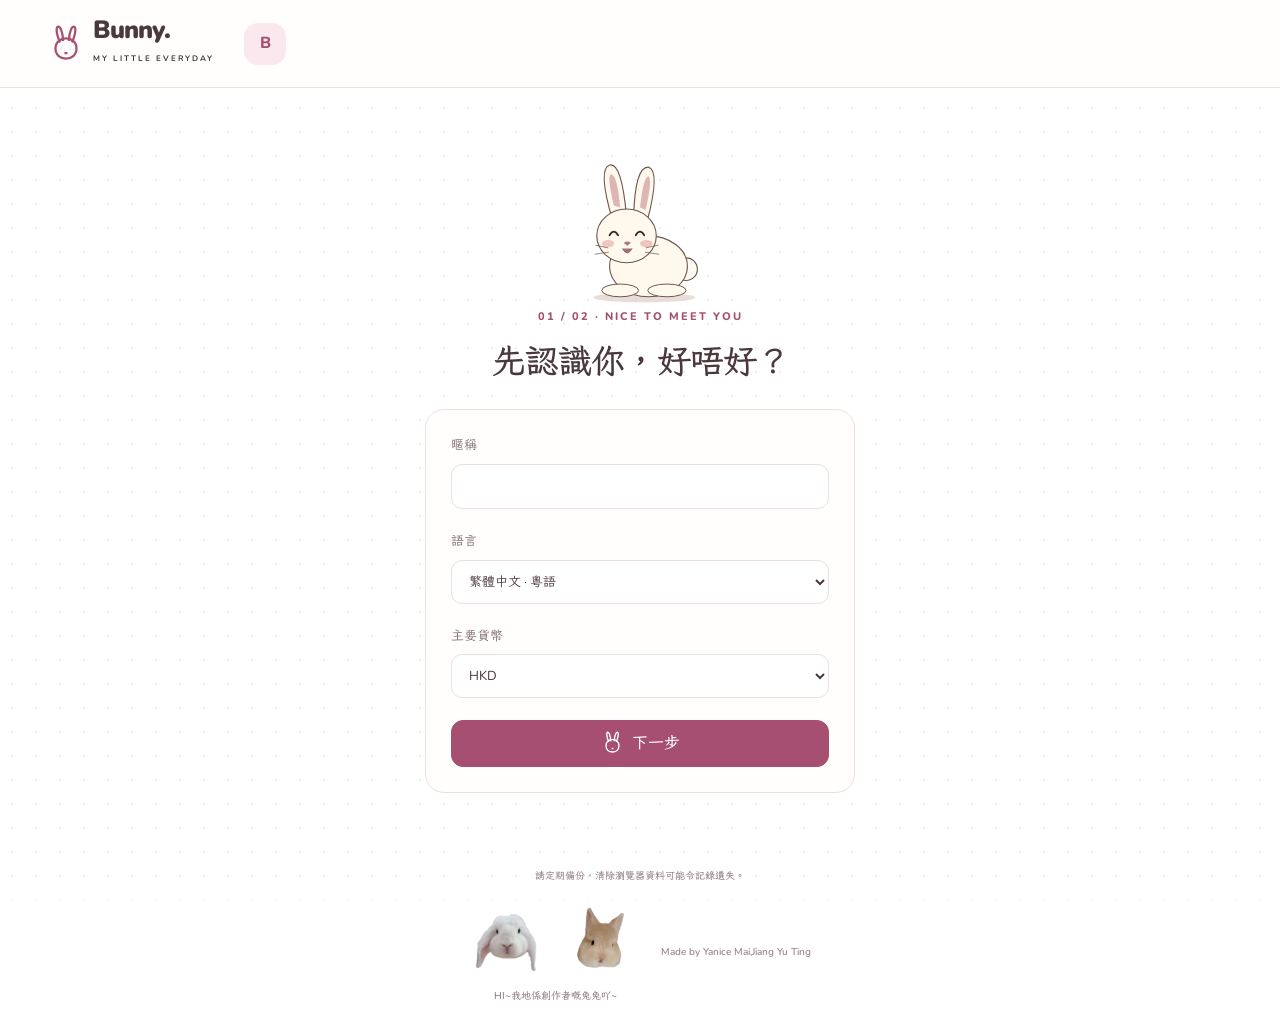
<file: feed.html>
<!doctype html>
<html lang="zh-Hant">
<head>
  <meta charset="UTF-8">
  <meta name="viewport" content="width=device-width,initial-scale=1">
  <title>生活圈 · Bunny accounting</title>
  <link rel="stylesheet" href="style.css">
</head>
<body data-page="feed">
  <div id="app"></div>
<script src="app.js"></script>
<script src="extras.js"></script>
<script src="petting.js"></script>
<script src="care.js"></script>
<script src="bunny-life.js"></script>
<script src="bunny-play.js"></script>
<script src="bunny-polish.js"></script>
<script src="home-today.js"></script>
<script src="bunny-match-entry.js"></script>
<script src="rabbit-run-entry.js"></script>
<script src="games-entry.js"></script>

</body>
</html>
</file>
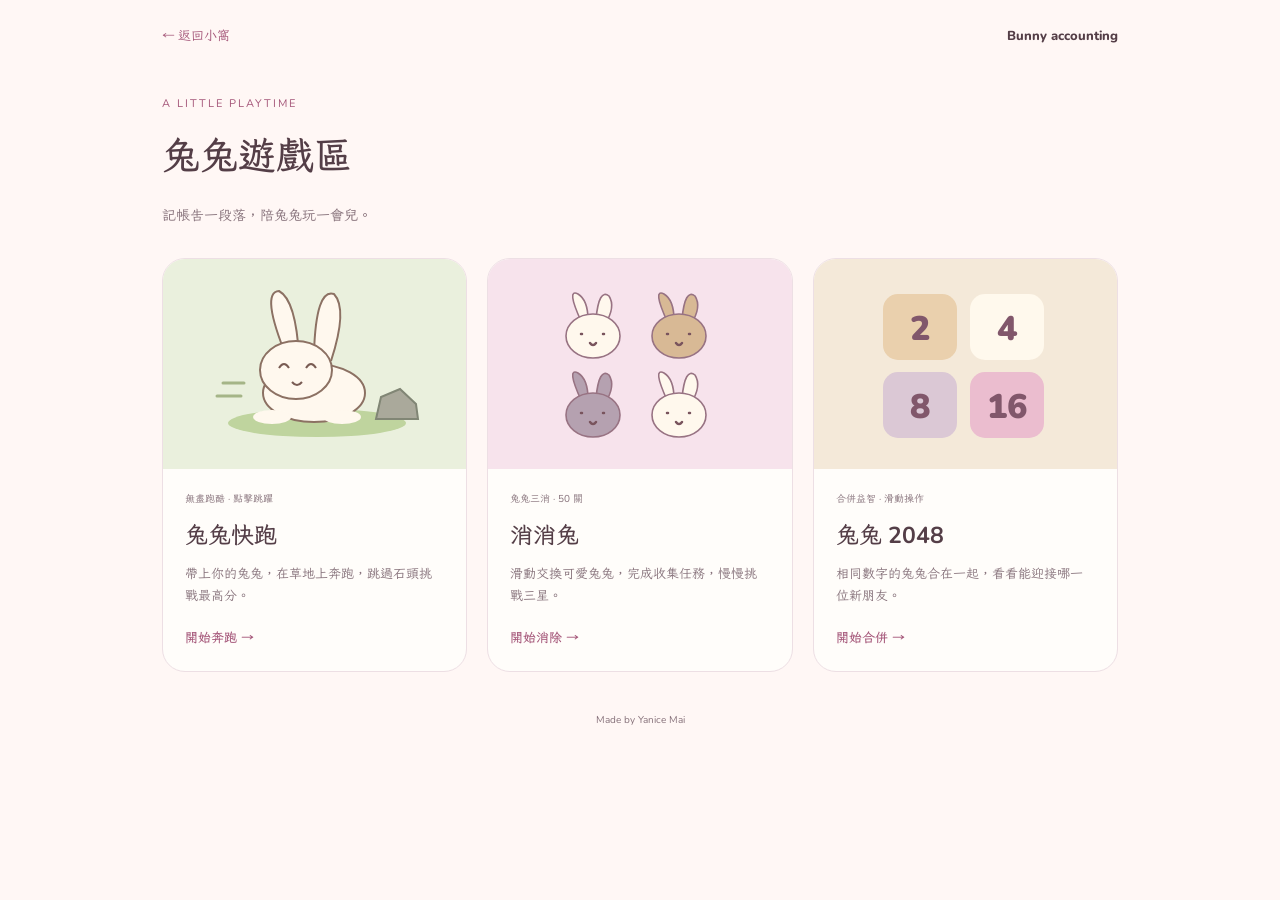
<file: games.html>
<!doctype html>
<html lang="zh-Hant">
<head>
<meta charset="utf-8">
<meta name="viewport" content="width=device-width,initial-scale=1">
<meta name="theme-color" content="#fff5f7">
<title>兔兔遊戲區 · Bunny accounting</title>
<style>
@import url("https://fonts.googleapis.com/css2?family=LXGW+WenKai+TC:wght@400;700&family=Nunito:wght@600;800;900&display=swap");

:root {
  --bg:#fff7f5;
  --ink:#543e47;
  --muted:#86717a;
  --accent:#a45578;
  --line:#eddfe4;
}
*{box-sizing:border-box}
body{
  margin:0;background:var(--bg);color:var(--ink);
  font:16px/1.7 "Nunito","LXGW WenKai TC",
    "Microsoft JhengHei",sans-serif;
}
main{max-width:1000px;margin:auto;padding:25px 22px 45px}
header{display:flex;justify-content:space-between;align-items:center}
a{color:var(--accent);text-decoration:none}
.back{font-size:13px}
.brand{font-size:13px;font-weight:800}
.intro{margin:42px 0 30px}
.eyebrow{font-size:11px;letter-spacing:2px;color:var(--accent)}
h1{font-size:38px;margin:9px 0}
.intro p{font-size:14px;color:var(--muted)}
.games{display:grid;grid-template-columns:repeat(3,minmax(0,1fr));gap:20px}
.game{
  display:flex;flex-direction:column;overflow:hidden;
  border:1px solid var(--line);border-radius:23px;
  background:#fffdfa;color:var(--ink);
  transition:transform .2s,border-color .2s;
}
.game:hover{transform:translateY(-4px);border-color:#c69aad}
.art{height:210px;display:grid;place-items:center}
.art svg{width:90%;max-width:250px;height:180px}
.run{background:#eaf0dd}
.match{background:#f7e3ec}
.merge{background:#f4e9d9}
.info{padding:22px;flex:1;display:flex;flex-direction:column}
h2{font-size:23px;margin:0 0 8px}
.info p{font-size:13px;color:var(--muted);margin:0 0 20px;flex:1}
.enter{font-size:13px;font-weight:800;color:var(--accent)}
.tag{font-size:10px;color:var(--muted);margin-bottom:8px}
footer{text-align:center;font-size:10px;color:var(--muted);margin-top:40px}
a:focus-visible{outline:3px solid var(--accent);outline-offset:5px}
@media(max-width:700px){
  main{padding:20px 16px 35px}
  .intro{margin:30px 0 22px}
  h1{font-size:31px}
  .games{grid-template-columns:1fr;gap:16px}
  .game{display:grid;grid-template-columns:125px minmax(0,1fr)}
  .art{height:100%;min-height:170px}
  .art svg{width:120px;height:145px}
  .info{padding:20px 17px}
  h2{font-size:22px}
}
@media(prefers-reduced-motion:reduce){.game{transition:none}}
</style>
</head>
<body>
<main>
<header>
  <a class="back" href="index.html">← 返回小窩</a>
  <span class="brand">Bunny accounting</span>
</header>

<section class="intro">
  <span class="eyebrow">A LITTLE PLAYTIME</span>
  <h1>兔兔遊戲區</h1>
  <p>記帳告一段落，陪兔兔玩一會兒。</p>
</section>

<section class="games">
  <a class="game" href="rabbit-run.html">
    <div class="art run">
      <svg viewBox="0 0 240 180" aria-hidden="true">
        <ellipse cx="122" cy="149" rx="89" ry="14" fill="#bfd49e"/>
        <path d="M92 84Q65 18 84 17q17 9 20 66
          M119 79q2-65 20-59 14 15-3 67"
          fill="#fff8ee" stroke="#8c7163" stroke-width="2"/>
        <ellipse cx="119" cy="119" rx="51" ry="29"
          fill="#fff8ee" stroke="#8c7163" stroke-width="2"/>
        <ellipse cx="101" cy="96" rx="36" ry="29"
          fill="#fff8ee" stroke="#8c7163" stroke-width="2"/>
        <path d="M84 94q5-8 10 0m17 0q5-8 10 0"
          fill="none" stroke="#795c53" stroke-width="2"/>
        <path d="M97 108q5 6 10 0" fill="none" stroke="#795c53" stroke-width="2"/>
        <ellipse cx="77" cy="143" rx="19" ry="7" fill="#fff8ee"/>
        <ellipse cx="147" cy="143" rx="19" ry="7" fill="#fff8ee"/>
        <path d="m181 145 5-22 19-8 16 15 2 15Z"
          fill="#aaa99b" stroke="#818675" stroke-width="2"/>
        <path d="M49 109H28m18 13H22" stroke="#a5b587"
          stroke-width="3" stroke-linecap="round"/>
      </svg>
    </div>
    <div class="info">
      <span class="tag">無盡跑酷 · 點擊跳躍</span>
      <h2>兔兔快跑</h2>
      <p>帶上你的兔兔，在草地上奔跑，跳過石頭挑戰最高分。</p>
      <span class="enter">開始奔跑 →</span>
    </div>
  </a>

  <a class="game" href="bunny-match.html">
    <div class="art match">
      <svg viewBox="0 0 240 180" aria-hidden="true">
        <defs>
          <g id="mini">
            <path d="M23 30Q8-3 20 3q10 6 10 26
              M38 28Q41-3 51 5q7 11-4 28"
              fill="currentColor" stroke="#987383" stroke-width="1.6"/>
            <ellipse cx="35" cy="45" rx="27" ry="22"
              fill="currentColor" stroke="#987383" stroke-width="1.6"/>
            <path d="M23 43h1m21 0h1m-14 9q3 4 6 0"
              fill="none" stroke="#79545d" stroke-width="2.5"
              stroke-linecap="round"/>
          </g>
        </defs>
        <g transform="translate(38 17)" color="#fff8ed"><use href="#mini"/></g>
        <g transform="translate(124 17)" color="#d8b995"><use href="#mini"/></g>
        <g transform="translate(38 96)" color="#b5a1b0"><use href="#mini"/></g>
        <g transform="translate(124 96)" color="#fff8ed"><use href="#mini"/></g>
      </svg>
    </div>
    <div class="info">
      <span class="tag">兔兔三消 · 50 關</span>
      <h2>消消兔</h2>
      <p>滑動交換可愛兔兔，完成收集任務，慢慢挑戰三星。</p>
      <span class="enter">開始消除 →</span>
    </div>
  </a>

  <a class="game" href="bunny-2048.html">
    <div class="art merge">
      <svg viewBox="0 0 240 180" aria-hidden="true">
        <rect x="38" y="20" width="74" height="66" rx="15" fill="#ead0ad"/>
        <rect x="125" y="20" width="74" height="66" rx="15" fill="#fff9ed"/>
        <rect x="38" y="98" width="74" height="66" rx="15" fill="#dbc8d5"/>
        <rect x="125" y="98" width="74" height="66" rx="15" fill="#ebbdcf"/>
        <g fill="#81576b" font-family="Nunito,sans-serif"
          font-size="34" font-weight="900" text-anchor="middle">
          <text x="75" y="66">2</text>
          <text x="162" y="66">4</text>
          <text x="75" y="144">8</text>
          <text x="162" y="144">16</text>
        </g>
      </svg>
    </div>
    <div class="info">
      <span class="tag">合併益智 · 滑動操作</span>
      <h2>兔兔 2048</h2>
      <p>相同數字的兔兔合在一起，看看能迎接哪一位新朋友。</p>
      <span class="enter">開始合併 →</span>
    </div>
  </a>
</section>

<footer>Made by Yanice Mai</footer>
</main>
</body>
</html>
</file>
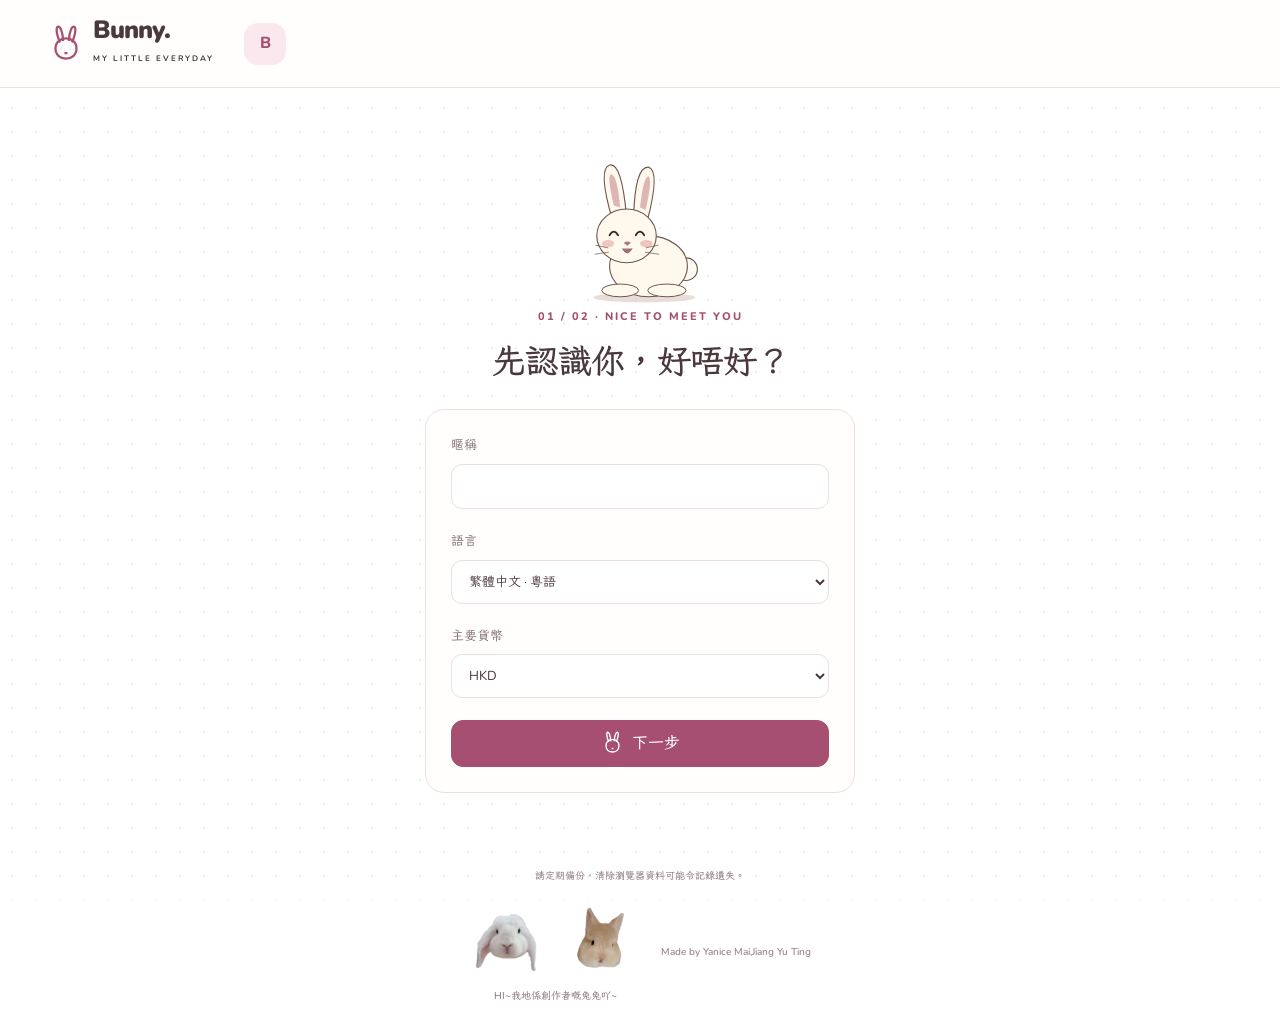
<file: goals.html>
<!doctype html>
<html lang="zh-Hant">
<head>
  <meta charset="UTF-8">
  <meta name="viewport" content="width=device-width,initial-scale=1">
  <title>願望存錢罐 · Bunny accounting</title>
  <link rel="stylesheet" href="style.css">
</head>
<body data-page="goals">
  <div id="app"></div>
<script src="app.js"></script>
<script src="extras.js"></script>
<script src="petting.js"></script>
<script src="care.js"></script>
<script src="bunny-life.js"></script>
<script src="bunny-play.js"></script>
<script src="bunny-polish.js"></script>
<script src="home-today.js"></script>
<script src="bunny-match-entry.js"></script>
<script src="rabbit-run-entry.js"></script>
<script src="games-entry.js"></script>

</body>
</html>
</file>
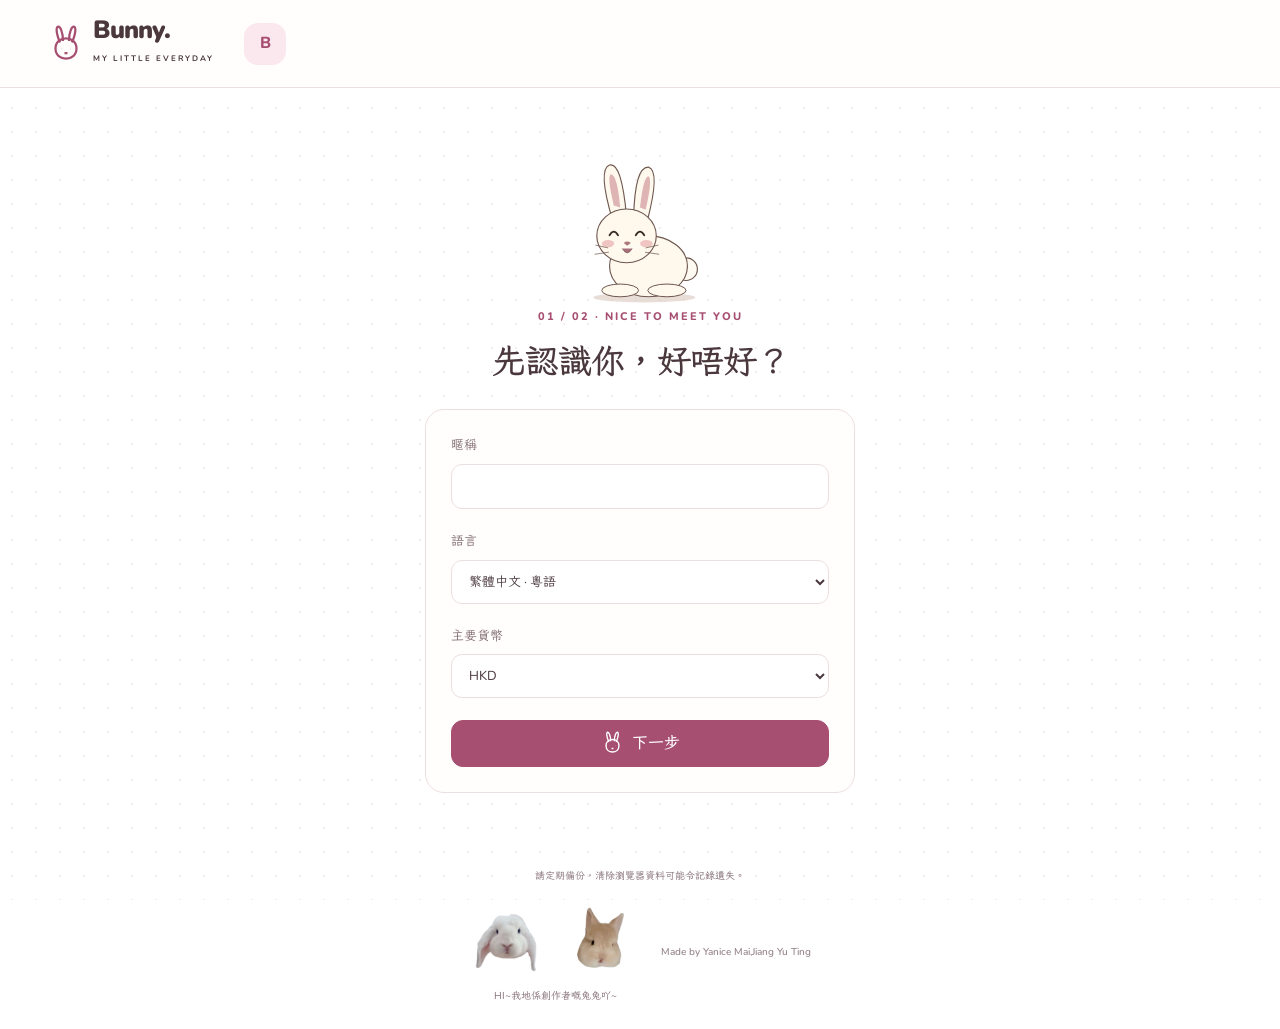
<file: ledger.html>
<!doctype html>
<html lang="zh-Hant">
<head>
  <meta charset="UTF-8">
  <meta name="viewport" content="width=device-width,initial-scale=1">
  <title>收支手帳 · Bunny accounting</title>
  <link rel="stylesheet" href="style.css">
</head>
<body data-page="ledger">
  <div id="app"></div>
<script src="app.js"></script>
<script src="extras.js"></script>
<script src="petting.js"></script>
<script src="care.js"></script>
<script src="bunny-life.js"></script>
<script src="bunny-play.js"></script>
<script src="bunny-polish.js"></script>
<script src="home-today.js"></script>
<script src="bunny-match-entry.js"></script>
<script src="rabbit-run-entry.js"></script>
<script src="games-entry.js"></script>

</body>
</html>
</file>
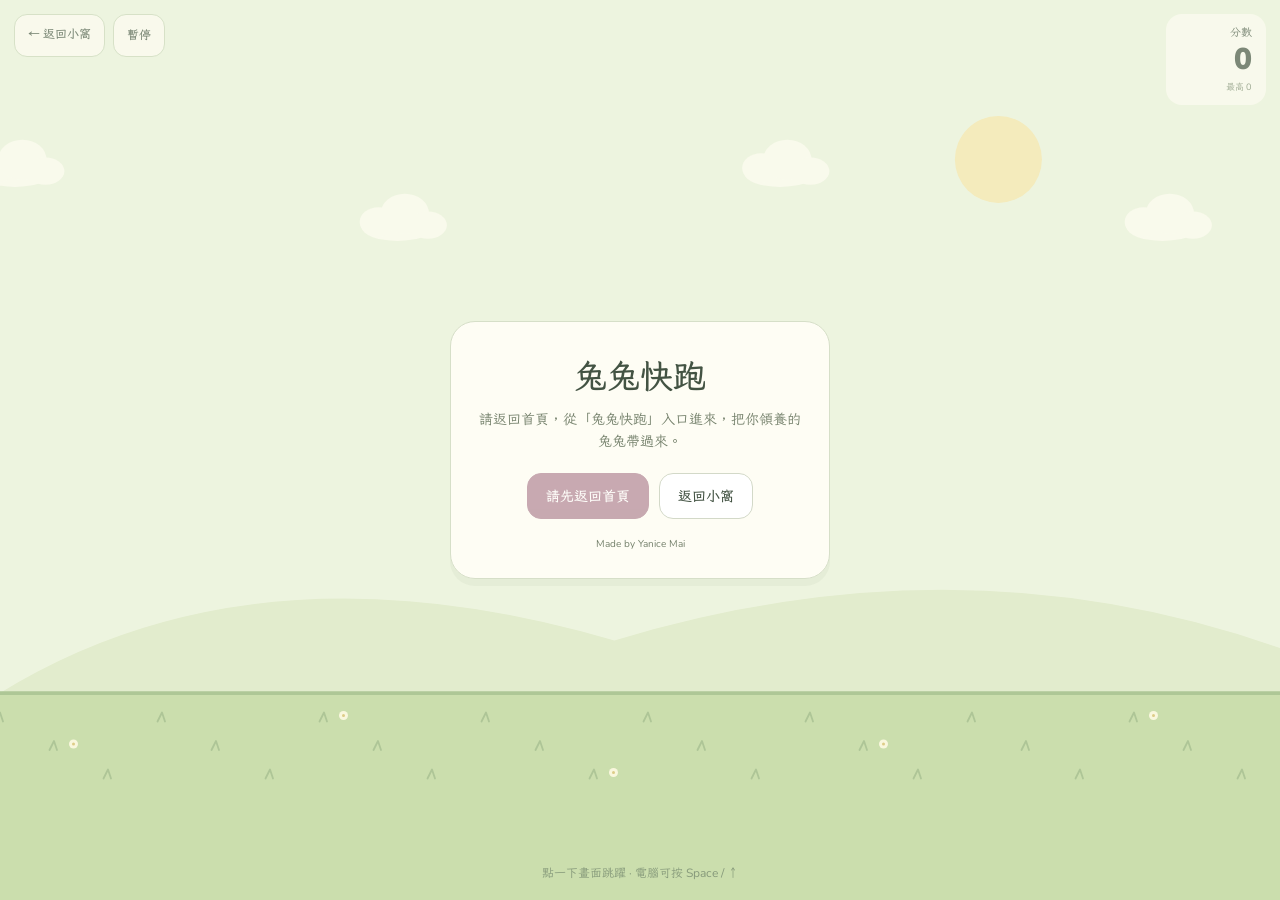
<file: rabbit-run.html>
<!doctype html>
<html lang="zh-Hant">
<head>
<meta charset="utf-8">
<meta name="viewport"
  content="width=device-width,initial-scale=1,viewport-fit=cover">
<meta name="theme-color" content="#edf4df">
<title>兔兔快跑 · Bunny accounting</title>

<style>
@import url("https://fonts.googleapis.com/css2?family=LXGW+WenKai+TC:wght@400;700&family=Nunito:wght@600;800;900&display=swap");

:root {
  --ink:#435343;
  --accent:#91576e;
  --paper:#fffdf5;
}

* { box-sizing:border-box; }

html, body {
  width:100%;
  height:100%;
  margin:0;
  overflow:hidden;
  overscroll-behavior:none;
}

body {
  background:#edf4df;
  color:var(--ink);
  font:16px/1.6 "Nunito","LXGW WenKai TC",
    "Microsoft JhengHei",sans-serif;
}

.game {
  position:relative;
  width:100%;
  height:100vh;
  height:100dvh;
  overflow:hidden;
}

canvas {
  display:block;
  width:100%;
  height:100%;
  touch-action:none;
  user-select:none;
  -webkit-user-select:none;
}

.toolbar {
  position:absolute;
  top:max(14px, env(safe-area-inset-top));
  left:max(14px, env(safe-area-inset-left));
  right:max(14px, env(safe-area-inset-right));
  display:flex;
  justify-content:space-between;
  align-items:flex-start;
  gap:12px;
  pointer-events:none;
  z-index:2;
}

.toolbar-actions {
  display:flex;
  gap:8px;
  pointer-events:auto;
}

.back, .pause {
  min-height:43px;
  padding:10px 13px;
  border:1px solid #cbd8bb;
  border-radius:13px;
  background:#fffdf5ed;
  color:var(--ink);
  text-decoration:none;
  font:700 12px/1.6 "Nunito","LXGW WenKai TC",sans-serif;
}

.pause { cursor:pointer; }

.score {
  min-width:100px;
  padding:10px 14px;
  border-radius:16px;
  background:#fffdf5e8;
  text-align:right;
  font-size:11px;
}

.score strong {
  display:block;
  font:900 30px/1.2 "Nunito",sans-serif;
}

.score small { color:#75846c; }

.overlay {
  position:absolute;
  inset:0;
  display:grid;
  place-items:center;
  padding:22px;
  background:#edf4df55;
  z-index:3;
}

.overlay[hidden] { display:none; }

.sheet {
  width:min(380px,100%);
  max-height:calc(100dvh - 44px);
  overflow:auto;
  padding:26px 23px;
  border:1px solid #d6dfc8;
  border-radius:25px;
  background:#fffdf5f5;
  text-align:center;
  box-shadow:0 7px 0 #82936d12;
}

.preview {
  display:block;
  width:125px;
  height:115px;
  margin:0 auto 8px;
  object-fit:contain;
}

.preview[hidden] { display:none; }

h1 {
  margin:7px 0;
  font-size:33px;
  line-height:1.4;
}

.sheet p {
  margin:8px 0 20px;
  color:#74806b;
  font-size:14px;
}

.actions {
  display:flex;
  justify-content:center;
  gap:10px;
  flex-wrap:wrap;
}

.start, .exit {
  display:inline-flex;
  align-items:center;
  justify-content:center;
  min-height:46px;
  padding:11px 18px;
  border:1px solid #d3d9c8;
  border-radius:14px;
  font:700 14px "Nunito","LXGW WenKai TC",sans-serif;
  text-decoration:none;
  cursor:pointer;
}

.start {
  background:var(--accent);
  border-color:var(--accent);
  color:white;
}

.start:disabled {
  opacity:.5;
  cursor:wait;
}

.exit {
  background:white;
  color:var(--ink);
}

button:focus-visible, a:focus-visible {
  outline:3px solid var(--accent);
  outline-offset:4px;
}

.hint {
  position:absolute;
  left:12px;
  right:12px;
  bottom:max(17px, env(safe-area-inset-bottom));
  text-align:center;
  font-size:12px;
  color:#536c49;
  pointer-events:none;
}

.credit {
  margin-top:17px;
  color:#74806b;
  font-size:10px;
}

@media(max-width:600px) {
  .toolbar {
    gap:8px;
  }

  .toolbar-actions {
    gap:6px;
  }

  .back, .pause {
    padding:9px 10px;
    font-size:11px;
  }

  .score {
    min-width:86px;
    padding:9px 11px;
  }

  .score strong {
    font-size:27px;
  }

  .hint {
    font-size:11px;
  }
}

@media(max-height:480px) {
  .sheet {
    padding:16px 22px;
  }

  .preview {
    width:80px;
    height:70px;
    margin-bottom:0;
  }

  h1 {
    font-size:26px;
    margin:3px 0;
  }

  .sheet p {
    margin:5px 0 13px;
    font-size:12px;
  }

  .credit {
    margin-top:10px;
  }
}
</style>
</head>

<body>
<main class="game">

  <canvas id="game"
    aria-label="兔兔快跑，點擊畫面或按空白鍵跳過石頭">
  </canvas>

  <header class="toolbar">
    <div class="toolbar-actions">
      <a class="back" href="index.html">← 返回小窩</a>
      <button class="pause" id="pause" type="button">暫停</button>
    </div>

    <div class="score">
      分數
      <strong id="score">0</strong>
      <small>最高 <span id="best">0</span></small>
    </div>
  </header>

  <section class="overlay" id="overlay">
    <div class="sheet">
      <img id="preview" class="preview" alt="你領養的兔兔" hidden>

      <h1 id="title">兔兔快跑</h1>

      <p id="message">兔兔正在準備出發……</p>

      <div class="actions">
        <button class="start" id="start" type="button" disabled>
          正在載入兔兔
        </button>
        <a class="exit" href="index.html">返回小窩</a>
      </div>

      <div class="credit">Made by Yanice Mai</div>
    </div>
  </section>

  <div class="hint" id="hint">
    點一下畫面跳躍 · 電腦可按 Space / ↑
  </div>

</main>

<script>
"use strict";

(() => {
  const $ = id => document.getElementById(id);
  const canvas = $("game");
  const ctx = canvas.getContext("2d");

  const overlay = $("overlay");
  const title = $("title");
  const message = $("message");
  const startButton = $("start");
  const pauseButton = $("pause");
  const scoreLabel = $("score");
  const bestLabel = $("best");
  const preview = $("preview");

  // 約 0.85 秒完成一次跳躍，最高約 181。
// 配合手機起步速度，每跳跨越約 187 個世界座標單位。
const GRAVITY = 2000;
const JUMP_SPEED = -850;

  const STEP = 1 / 120;
  const BEST_KEY = "bunny-run-best-v1";

  let worldWidth = 900;
  let worldHeight = 500;
  let ground = 380;
  let displayScale = 1;
  let dpr = 1;

  let mode = "ready";
  let ready = false;
  let best = 0;
  let score = 0;
  let elapsedRun = 0;
  let distance = 0;
  let speed = 300;
  let spawnTimer = 1.7;
  let rocks = [];

  let clock = 0;
  let lastTime = 0;
  let accumulator = 0;
  let jumpBuffer = 0;
  let lastScoreDisplay = -1;

  const images = {};

  const bunny = {
    x:155,
    y:380,
    vy:0,
    onGround:true
  };

  try {
    const value = Number(localStorage.getItem(BEST_KEY));
    if (Number.isFinite(value) && value >= 0) {
      best = Math.floor(value);
    }
  } catch {}

  bestLabel.textContent = best;

  /* ---------- 響應式畫面 ---------- */

  function resize() {
    const width = Math.max(1, canvas.clientWidth);
    const height = Math.max(1, canvas.clientHeight);

    dpr = Math.min(window.devicePixelRatio || 1, 2);

    canvas.width = Math.round(width * dpr);
    canvas.height = Math.round(height * dpr);

    /*
     * 手機不再把 900px 橫向畫面整張縮小。
     * 以螢幕高度決定兔兔大小，世界寬度跟著螢幕調整。
     */
    displayScale = Math.max(.68, Math.min(1.5, height / 560));

    worldWidth = width / displayScale;
    worldHeight = height / displayScale;
    ground = worldHeight * .77;

    bunny.x = Math.min(155, Math.max(65, worldWidth * .24));

    // 改變尺寸時不保留舊障礙，避免石頭突然出現在身邊。
    rocks = [];
    spawnTimer = 1.7;
    bunny.y = ground;
    bunny.vy = 0;
    bunny.onGround = true;
    jumpBuffer = 0;

    if (mode === "running") {
      pauseGame("畫面尺寸改變了，準備好再繼續呀～");
    }
  }

  window.addEventListener("resize", resize);
  resize();

  /* ---------- 沿用首頁兔兔 ---------- */

  const expressions = {
    normal: `
      <g fill="none" stroke="#6d5048" stroke-width="2"
        stroke-linecap="round" stroke-linejoin="round">
        <ellipse cx="83" cy="114" rx="3.8" ry="5"
          fill="#44302b" stroke="none"/>
        <ellipse cx="120" cy="114" rx="3.8" ry="5"
          fill="#44302b" stroke="none"/>
        <circle cx="84" cy="112" r="1.3"
          fill="white" stroke="none"/>
        <circle cx="121" cy="112" r="1.3"
          fill="white" stroke="none"/>
        <path d="M97 137q5 5 10 0"/>
      </g>`,

    happy: `
      <g fill="none" stroke="#6d5048" stroke-width="2.3"
        stroke-linecap="round">
        <path d="M77 116q6-10 12 0m25 0q6-10 12 0"/>
        <path d="M95 135q7 13 14 0Z" fill="#bd7c8e"/>
      </g>
      <ellipse cx="74" cy="128" rx="10" ry="5"
        fill="#e894ab" opacity=".6"/>
      <ellipse cx="130" cy="128" rx="10" ry="5"
        fill="#e894ab" opacity=".6"/>`,

    blink: `
      <g fill="none" stroke="#6d5048" stroke-width="2"
        stroke-linecap="round">
        <path d="M77 115q6 5 12 0m25 0q6 5 12 0"/>
        <path d="M97 137q5 5 10 0"/>
      </g>`,

    jump: `
      <g fill="none" stroke="#6d5048" stroke-width="2"
        stroke-linecap="round">
        <ellipse cx="83" cy="114" rx="4.5" ry="6"
          fill="#44302b" stroke="none"/>
        <ellipse cx="120" cy="114" rx="4.5" ry="6"
          fill="#44302b" stroke="none"/>
        <circle cx="84" cy="112" r="1.4"
          fill="white" stroke="none"/>
        <circle cx="121" cy="112" r="1.4"
          fill="white" stroke="none"/>
        <ellipse cx="102" cy="139" rx="3" ry="4"
          fill="#b77c87" stroke="none"/>
      </g>`,

    crash: `
      <g fill="none" stroke="#6d5048" stroke-width="2.4"
        stroke-linecap="round" stroke-linejoin="round">
        <path d="m78 109 9 6-9 5m47-11-9 6 9 5"/>
        <path d="M97 141q5-6 10 0"/>
      </g>
      <path d="M140 118q7 10 0 14q-7-4 0-14Z"
        fill="#a8cede"/>`
  };

  async function loadBunny() {
    let source;

    try {
      source = sessionStorage.getItem("bunny-run-home-appearance");
    } catch {}

    if (!source) {
      message.textContent =
        "請返回首頁，從「兔兔快跑」入口進來，把你領養的兔兔帶過來。";
      startButton.textContent = "請先返回首頁";
      return;
    }

    try {
      const template = new DOMParser().parseFromString(
        source, "image/svg+xml"
      );

      if (
        template.querySelector("parsererror") ||
        template.documentElement.localName !== "svg"
      ) {
        throw Error("Invalid rabbit SVG");
      }

      await Promise.all(
        Object.entries(expressions).map(async ([name, expression]) => {
          const copy = template.cloneNode(true);
          const svg = copy.documentElement;

          let face = copy.querySelector("[data-run-face]");

          if (!face) {
            face = copy.createElementNS(
              "http://www.w3.org/2000/svg", "g"
            );
            face.setAttribute("data-run-face", "");
            svg.append(face);
          }

          face.innerHTML = expression;

          const text = new XMLSerializer().serializeToString(copy);
          const url = URL.createObjectURL(
            new Blob([text], {type:"image/svg+xml;charset=utf-8"})
          );

          try {
            images[name] = await new Promise((resolve, reject) => {
              const image = new Image();
              image.onload = () => resolve(image);
              image.onerror = () => reject(Error("Image load failed"));
              image.src = url;
            });
          } finally {
            URL.revokeObjectURL(url);
          }
        })
      );

      // 預覽使用已解碼圖像轉成 PNG，不依賴已釋放的 Blob URL。
      const small = document.createElement("canvas");
      small.width = 240;
      small.height = 220;
      small.getContext("2d").drawImage(images.happy, 0, 0, 240, 220);

      preview.src = small.toDataURL("image/png");
      preview.hidden = false;

      ready = true;
      startButton.disabled = false;
      startButton.textContent = "開始奔跑";
      message.textContent =
        "點一下跳過石頭，越跑越快。準備好就出發啦～";
    } catch (error) {
      console.error("載入兔兔：", error);
      message.textContent =
        "兔兔圖片未能載入。請返回首頁，再從遊戲入口進來。";
      startButton.textContent = "載入失敗";
    }
  }

  /* ---------- 遊戲狀態 ---------- */

  function baseSpeed() {
  // 手機也保持足夠跑速，不再降到慢慢挪動。
  return worldWidth < 600 ? 220 : 300;
}


  function startGame() {
    if (!ready) return;

    mode = "running";
    score = 0;
    elapsedRun = 0;
    distance = 0;
    speed = baseSpeed();
    spawnTimer = 1.7;
    rocks = [];
    jumpBuffer = 0;
    accumulator = 0;
    lastScoreDisplay = -1;

    bunny.y = ground;
    bunny.vy = 0;
    bunny.onGround = true;

    overlay.hidden = true;
    pauseButton.textContent = "暫停";
    scoreLabel.textContent = "0";
    lastTime = performance.now();

    // 避免開始按鈕保留焦點，擋住空白鍵跳躍。
    startButton.blur();
  }

  function resumeGame() {
    mode = "running";
    overlay.hidden = true;
    accumulator = 0;
    lastTime = performance.now();
    pauseButton.textContent = "暫停";
    startButton.blur();
  }

  function pauseGame(reason = "兔兔等緊你，準備好再繼續～") {
    if (mode !== "running") return;

    mode = "paused";
    jumpBuffer = 0;
    accumulator = 0;

    title.textContent = "休息一下";
    message.textContent = reason;
    startButton.textContent = "繼續奔跑";
    overlay.hidden = false;
    pauseButton.textContent = "已暫停";
  }

  function endGame() {
    mode = "over";
    jumpBuffer = 0;

    if (score > best) {
      best = score;
      bestLabel.textContent = best;
      try {
        localStorage.setItem(BEST_KEY, String(best));
      } catch {}
    }

    title.textContent = "哎呀，撞到石頭喇！";
    message.textContent = `今次 ${score} 分，拍拍毛毛再跑一次？`;
    startButton.textContent = "再跑一次";
    overlay.hidden = false;
    pauseButton.textContent = "暫停";
  }

  function requestJump() {
    if (mode !== "running") return;
    // 落地前一小段時間按跳，也會在落地後接上。
    jumpBuffer = .11;
  }

  startButton.addEventListener("click", () => {
    if (mode === "paused") resumeGame();
    else startGame();
  });

  pauseButton.addEventListener("click", () => {
    if (mode === "running") pauseGame();
  });

  canvas.addEventListener("pointerdown", event => {
    if (!event.isPrimary || event.button !== 0) return;
    event.preventDefault();
    requestJump();
  });

  document.addEventListener("keydown", event => {
    if (event.code === "Escape" && mode === "running") {
      event.preventDefault();
      pauseGame();
      return;
    }

    if (!["Space", "ArrowUp"].includes(event.code)) return;
    if (mode !== "running") return;

    event.preventDefault();
    if (!event.repeat) requestJump();
  });

  document.addEventListener("visibilitychange", () => {
    if (document.hidden) pauseGame("兔兔幫你暫停喇，返嚟再繼續～");
  });

  window.addEventListener("blur", () => {
    pauseGame("準備好再繼續，唔使急～");
  });

  /* ---------- 障礙與物理 ---------- */

  function spawnRock() {
  const spawnX = worldWidth + 30;
  const previous = rocks[rocks.length - 1];

  /*
   * 用最高跑速預留間距：
   * 一次跳躍約 0.85 秒，
   * 兩塊石頭中間至少保留 1.65 秒跑動距離。
   */
  const maximumSpeed = baseSpeed() * 1.30;
  const minimumGap = maximumSpeed * 1.65;

  if (
    previous &&
    spawnX - (previous.x + previous.w) < minimumGap
  ) {
    spawnTimer = 0.08;
    return;
  }

  const tall = Math.random() < 0.35;

  rocks.push({
    x: spawnX,

    // 不把難度同時堆在速度和巨型石頭上。
    w: tall
      ? 27 + Math.random() * 6
      : 34 + Math.random() * 8,

    h: tall
      ? 34 + Math.random() * 7
      : 25 + Math.random() * 8
  });

  // 每次生成後留出穩定準備時間，不隨分數強行縮短。
  spawnTimer = 1.95 + Math.random() * 0.40;
}


  function update(dt) {
    clock += dt;

    if (mode !== "running") return;

    elapsedRun += dt;
    score = Math.floor(elapsedRun * 10);

    // 持續奔跑 90 秒，逐漸達到最高速度。
// 手機：220 → 286；電腦：300 → 390。
const difficulty = Math.min(1, elapsedRun / 90);
speed = baseSpeed() * (1 + difficulty * 0.30);

    distance += speed * dt;

    if (jumpBuffer > 0 && bunny.onGround) {
      bunny.vy = JUMP_SPEED;
      bunny.onGround = false;
      jumpBuffer = 0;
    } else {
      jumpBuffer = Math.max(0, jumpBuffer - dt);
    }

    bunny.vy += GRAVITY * dt;
    bunny.y += bunny.vy * dt;

    if (bunny.y >= ground) {
      bunny.y = ground;
      bunny.vy = 0;
      bunny.onGround = true;
    }

    // 每個步進只扣一次，不再重複生成障礙。
    spawnTimer -= dt;
    if (spawnTimer <= 0) spawnRock();

    rocks.forEach(rock => {
      rock.x -= speed * dt;
    });

    rocks = rocks.filter(rock => rock.x + rock.w > -60);

    /*
     * 寬鬆碰撞框：
     * 不把耳朵、尾巴、鬚鬚及外圍絨毛當成身體。
     */
    const player = {
      left:bunny.x - 21,
      right:bunny.x + 24,
      top:bunny.y - 48,
      bottom:bunny.y - 4
    };

    for (const rock of rocks) {
      const obstacle = {
        left:rock.x + 5,
        right:rock.x + rock.w - 5,
        top:ground - rock.h + 6
      };

      if (
        player.right > obstacle.left &&
        player.left < obstacle.right &&
        player.bottom > obstacle.top &&
        player.top < ground
      ) {
        endGame();
        break;
      }
    }
  }

  /* ---------- 草地背景 ---------- */

  function oval(x, y, rx, ry, color) {
    ctx.beginPath();
    ctx.ellipse(x, y, rx, ry, 0, 0, Math.PI * 2);
    ctx.fillStyle = color;
    ctx.fill();
  }

  function stroke(points, color, width = 2) {
    ctx.beginPath();
    ctx.moveTo(points[0][0], points[0][1]);
    points.slice(1).forEach(([x,y]) => ctx.lineTo(x,y));
    ctx.strokeStyle = color;
    ctx.lineWidth = width;
    ctx.lineCap = "round";
    ctx.lineJoin = "round";
    ctx.stroke();
  }

  function cloud(x, y, scale) {
    ctx.save();
    ctx.translate(x,y);
    ctx.scale(scale,scale);
    oval(0,0,34,13,"#fffdf3");
    oval(-18,-5,18,14,"#fffdf3");
    oval(7,-13,23,19,"#fffdf3");
    oval(29,-2,18,13,"#fffdf3");
    ctx.restore();
  }

  function background() {
    ctx.fillStyle = "#edf4df";
    ctx.fillRect(0,0,worldWidth,worldHeight);

    oval(worldWidth * .78, ground * .23, 29,29,"#f7e6aa");

    const cloudSpan = worldWidth + 180;
    const cloudCount = Math.max(3, Math.ceil(worldWidth / 240));

    for (let i = 0; i < cloudCount; i++) {
      const x = (
        (i * 255 + 80 - distance * .07) % cloudSpan + cloudSpan
      ) % cloudSpan - 70;

      cloud(x, ground * .25 + (i % 2) * 36, .7);
    }

    // 山丘也按實際螢幕寬度繪製，不使用固定的橫向座標。
    ctx.beginPath();
    ctx.moveTo(0,ground);
    ctx.quadraticCurveTo(
      worldWidth * .2, ground - 105,
      worldWidth * .48, ground - 35
    );
    ctx.quadraticCurveTo(
      worldWidth * .75, ground - 105,
      worldWidth, ground - 30
    );
    ctx.lineTo(worldWidth,worldHeight);
    ctx.lineTo(0,worldHeight);
    ctx.closePath();
    ctx.fillStyle = "#dce8c4";
    ctx.fill();

    ctx.fillStyle = "#b9d394";
    ctx.fillRect(0,ground,worldWidth,worldHeight-ground);
    stroke([[0,ground],[worldWidth,ground]],"#8eb072",2.5);

    const spacing = 36;
    const shift = (distance * .8) % spacing;

    for (let i = -1; i < worldWidth / spacing + 2; i++) {
      const x = i * spacing - shift;
      const y = ground + 19 + ((i % 3 + 3) % 3) * 19;

      stroke([[x-3,y],[x,y-6],[x+2,y]],"#8eae73",1.2);

      if ((i + 99) % 5 === 0) {
        oval(x+13,y-4,3,3,"#fff8dc");
        oval(x+13,y-4,1,1,"#d4b85c");
      }
    }
  }

  function drawRock(rock) {
    const {x,w,h} = rock;

    oval(x+w/2,ground+3,w*.58,3.5,"#8a9e7240");

    ctx.beginPath();
    ctx.moveTo(x,ground);
    ctx.lineTo(x+w*.1,ground-h*.6);
    ctx.lineTo(x+w*.37,ground-h);
    ctx.lineTo(x+w*.75,ground-h*.85);
    ctx.lineTo(x+w,ground-h*.3);
    ctx.lineTo(x+w*.95,ground);
    ctx.closePath();

    ctx.fillStyle = "#a2a49a";
    ctx.fill();
    ctx.strokeStyle = "#7c8277";
    ctx.lineWidth = 1.7;
    ctx.stroke();

    stroke([
      [x+w*.17,ground-h*.55],
      [x+w*.4,ground-h*.8],
      [x+w*.62,ground-h*.66]
    ],"#c8c9bd",1.6);
  }

  /* ---------- 首頁兔兔跑步 ---------- */

  function drawBunny() {
    if (!ready) return;

    const moving = mode === "running";
    const airborne = !bunny.onGround;
    const phase = clock * 15;
    const hop = moving && !airborne
      ? Math.abs(Math.sin(phase)) * 4
      : 0;

    const height = Math.max(0,ground-bunny.y);

    oval(
      bunny.x,
      ground+4,
      Math.max(16,32-height*.065),
      4.5,
      "#6e8a5d28"
    );

    let face = "normal";
    if (mode === "over") face = "crash";
    else if (airborne) face = "jump";
    else if (clock % 4 > 3.86) face = "blink";
    else if (moving && clock % 3 < .6) face = "happy";

    ctx.save();
    ctx.translate(bunny.x,bunny.y-hop);

    // 沿用首頁原圖，向右跑時水平翻轉。
    ctx.scale(-1,1);

    const tilt = airborne
      ? bunny.vy < 0 ? .075 : -.025
      : moving ? Math.sin(phase)*.025 : 0;

    ctx.rotate(tilt);

    const scale = .49;
    ctx.drawImage(
      images[face],
      -120*scale,
      -198*scale,
      240*scale,
      220*scale
    );
    ctx.restore();

    if (moving && !airborne) {
      for (let i=0;i<3;i++) {
        const p = (clock*2.8+i/3)%1;

        oval(
          bunny.x-35-p*22,
          ground-3-p*7,
          2.5*(1-p)+.3,
          1.5*(1-p)+.2,
          `rgba(165,151,119,${.3*(1-p)})`
        );
      }
    }
  }

  function draw() {
    ctx.setTransform(1,0,0,1,0,0);
    ctx.clearRect(0,0,canvas.width,canvas.height);

    const scale = displayScale*dpr;
    ctx.setTransform(scale,0,0,scale,0,0);

    background();
    rocks.forEach(drawRock);
    drawBunny();

    if (score !== lastScoreDisplay) {
      scoreLabel.textContent = score;
      lastScoreDisplay = score;
    }
  }

  function frame(time) {
    if (!lastTime) lastTime = time;

    const dt = Math.min((time-lastTime)/1000,.05);
    lastTime = time;

    if (!document.hidden) {
      accumulator += dt;

      while (accumulator >= STEP) {
        update(STEP);
        accumulator -= STEP;
      }

      draw();
    }

    requestAnimationFrame(frame);
  }

  loadBunny();
  requestAnimationFrame(frame);
})();
</script>
</body>
</html>
</file>
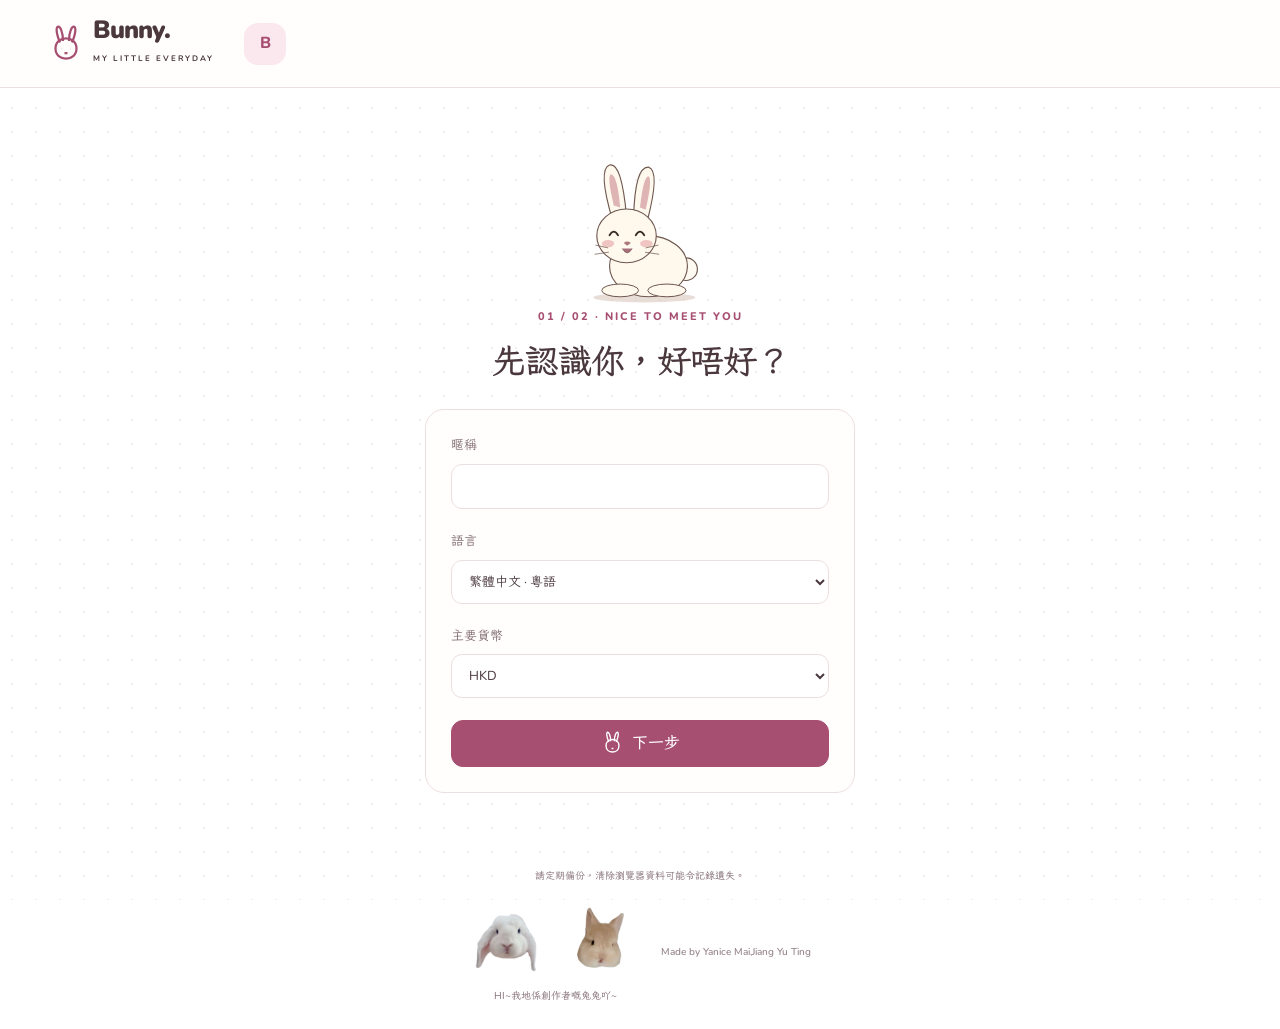
<file: settings.html>
<!doctype html>
<html lang="zh-Hant">
<head>
  <meta charset="UTF-8">
  <meta name="viewport" content="width=device-width,initial-scale=1">
  <title>我的設定 · Bunny accounting</title>
  <link rel="stylesheet" href="style.css">
</head>
<body data-page="settings">
  <div id="app"></div>
<script src="app.js"></script>
<script src="extras.js"></script>
<script src="petting.js"></script>
<script src="care.js"></script>
<script src="bunny-life.js"></script>
<script src="bunny-play.js"></script>
<script src="bunny-polish.js"></script>
<script src="home-today.js"></script>
<script src="bunny-match-entry.js"></script>
<script src="rabbit-run-entry.js"></script>
<script src="games-entry.js"></script>

</body>
</html>
</file>
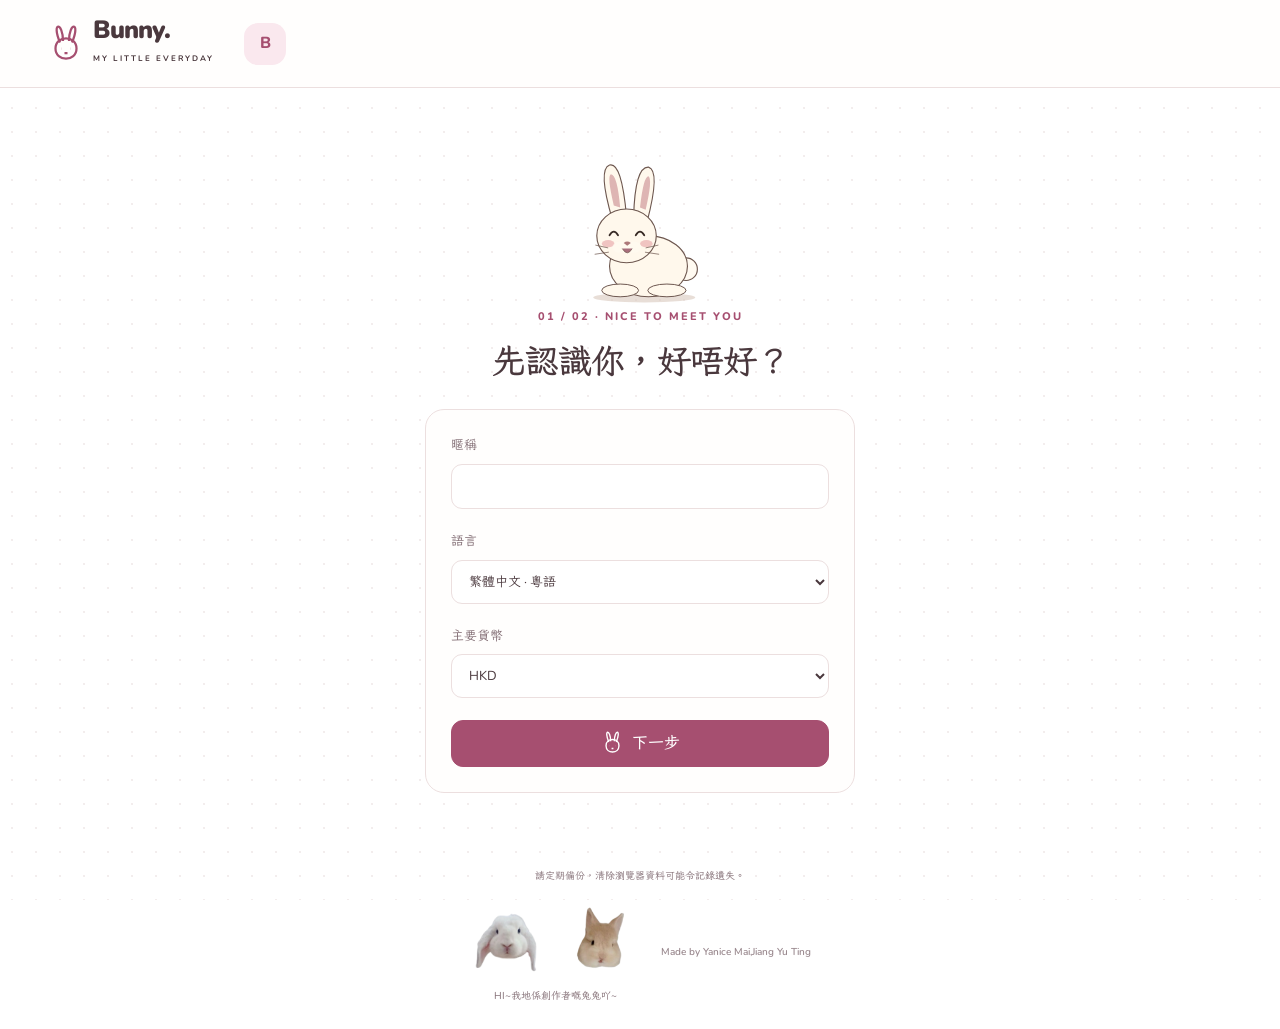
<file: shopping.html>
<!doctype html>
<html lang="zh-Hant">
<head>
  <meta charset="UTF-8">
  <meta name="viewport" content="width=device-width,initial-scale=1">
  <title>購物清單 · Bunny accounting</title>
  <link rel="stylesheet" href="style.css">
</head>
<body data-page="shopping">
  <div id="app"></div>
<script src="app.js"></script>
<script src="extras.js"></script>
<script src="petting.js"></script>
<script src="care.js"></script>
<script src="bunny-life.js"></script>
<script src="bunny-play.js"></script>
<script src="bunny-polish.js"></script>
<script src="home-today.js"></script>
<script src="bunny-match-entry.js"></script>
<script src="rabbit-run-entry.js"></script>
<script src="games-entry.js"></script>

</body>
</html>
</file>
<file: style.css>
@import url("https://fonts.googleapis.com/css2?family=LXGW+WenKai+TC:wght@400;700&family=Nunito:wght@400;600;700;800;900&display=swap");
:root{
  --bg:#ffffff;
  --paper:#fffefd;
  --ink:#4a383d;
  --muted:#806b72;
  --line:#ecdfdf;
  --accent:#ff98c0;
  --soft:#fae8ee;
  --green:#47765d;
  --font:"Nunito","LXGW WenKai TC","Microsoft JhengHei",sans-serif;
}
*{box-sizing:border-box}
body{
  margin:0;
  background:var(--bg);
  color:var(--ink);
  font:16px/1.65 var(--font);
}
body::before{
  content:"";
  position:fixed;
  inset:0;
  z-index:-1;
  pointer-events:none;
  background-image:radial-gradient(#bfa0a030 .8px,transparent .8px);
  background-size:24px 24px;
}
button,input,textarea,select{font:inherit}
button,a,input,select,textarea{-webkit-tap-highlight-color:transparent}
button,a{touch-action:manipulation}
button{
  min-height:43px;
  padding:9px 15px;
  border:1px solid var(--line);
  border-radius:12px;
  background:var(--paper);
  color:var(--ink);
  cursor:pointer;
}
button:hover{border-color:var(--accent);background:var(--soft)}
button:disabled{opacity:.45;cursor:not-allowed}
input,select,textarea{
  width:100%;
  min-width:0;
  border:1px solid var(--line);
  border-radius:11px;
  background:white;
  color:var(--ink);
  padding:11px 13px;
}
input[type=checkbox]{width:auto}
textarea{min-height:110px;resize:vertical}
:focus-visible{outline:3px solid var(--accent);outline-offset:3px}
a{color:var(--accent);text-underline-offset:4px}
h1,h2,h3,p{margin-top:0}
h1{font-size:34px;line-height:1.3;letter-spacing:-1px;margin-bottom:9px}
h2{font-size:21px;line-height:1.4;margin-bottom:15px}
h3{font-size:16px;margin-bottom:10px}
p{margin-bottom:12px}
svg{vertical-align:middle}
.primary{
  background:var(--accent);
  color:white;
  border-color:var(--accent);
  display:inline-flex;
  gap:8px;
  align-items:center;
  justify-content:center;
  font-weight:700;
}
.primary:hover{background:var(--accent);filter:brightness(.94)}
.primary svg{width:23px;height:24px}
.quiet{border-color:transparent;background:transparent;color:var(--muted)}
.small{font-size:13px}
.tiny{font-size:11px}
.muted{color:var(--muted)}
.income{color:var(--green)}
.expense{color:var(--accent)}
.money{font-family:"Nunito",sans-serif;font-variant-numeric:tabular-nums}
.row{display:flex;align-items:center;gap:12px;flex-wrap:wrap}
.between{justify-content:space-between}
.stack{display:grid;gap:22px}
.two{display:grid;grid-template-columns:1fr 1fr;gap:17px}
.layout{display:grid;grid-template-columns:minmax(0,1.7fr) minmax(270px,1fr);gap:25px}
.field{display:grid;gap:7px;font-size:13px;color:var(--muted)}
.tag{
  display:inline-block;
  background:var(--soft);
  color:var(--accent);
  padding:4px 9px;
  border-radius:7px;
  font-size:11px;
}
.site-header{
  background:var(--paper);
  border-bottom:1px solid var(--line);
}
.header-inner{
  max-width:1240px;
  margin:auto;
  display:flex;
  align-items:center;
  gap:30px;
  padding:18px 28px;
}
.brand{
  display:flex;
  align-items:center;
  gap:9px;
  text-decoration:none;
  color:var(--ink);
  flex-shrink:0;
}
.brand svg{width:36px;height:40px;color:var(--accent)}
.brand strong{
  display:block;
  font:900 25px/1 "Nunito",sans-serif;
  letter-spacing:-1px;
}
.brand small{font:700 8px "Nunito",sans-serif;letter-spacing:2px}
nav{
  display:flex;
  gap:5px;
  flex:1;
  align-items:center;
  justify-content:center;
}
nav a{
  padding:9px 11px;
  border-radius:10px;
  text-decoration:none;
  color:var(--muted);
  font-size:13px;
  white-space:nowrap;
}
nav a.active{background:var(--soft);color:var(--accent);font-weight:700}
nav a:hover{background:var(--soft)}
.nav-icon{display:none}
.avatar{
  width:42px;height:42px;
  border-radius:14px;
  object-fit:cover;
  background:var(--soft);
  display:grid;
  place-items:center;
  font-weight:800;
  flex-shrink:0;
}
main{max-width:1180px;margin:auto;padding:38px 28px 50px}
.pagehead{display:flex;justify-content:space-between;align-items:center;gap:20px;margin-bottom:27px}
.pagehead p{font-size:14px;color:var(--muted);margin:0}
.month-input{width:160px;font-size:13px;background:var(--paper)}
.paper{
  border:1px solid var(--line);
  border-radius:19px;
  padding:25px;
  background:var(--paper);
  min-width:0;
}
hr{border:0;border-top:1px dashed var(--line);margin:23px 0}
.hero{
  background:var(--soft);
  border:1px solid var(--line);
  border-radius:25px;
  padding:30px 37px;
  display:grid;
  grid-template-columns:minmax(0,1fr) 230px;
  align-items:center;
  gap:25px;
  margin-bottom:27px;
  position:relative;
  overflow:hidden;
}
.hero .rabbit{max-width:230px}
.hero h1{font-size:35px;margin:14px 0}
.hero p{max-width:560px;font-size:15px;line-height:1.9}
.hero .tag{background:#fffaf2b0}
.hero-actions{display:flex;gap:11px;align-items:center;flex-wrap:wrap;margin-top:21px}
.metrics{
  display:grid;
  grid-template-columns:repeat(4,minmax(0,1fr));
  margin:0 0 30px;
  border-block:1px solid var(--line);
  padding:23px 0;
}
.metric{padding:0 23px;border-right:1px dashed var(--line)}
.metric:first-child{padding-left:0}
.metric:last-child{border:0}
.metric label{font-size:12px;color:var(--muted)}
.metric strong{font:800 27px "Nunito",sans-serif;display:block;margin-top:8px;overflow-wrap:anywhere}
.shortcut{
  display:flex;align-items:center;gap:14px;
  padding:16px 0;border-bottom:1px dashed var(--line);
  text-decoration:none;color:var(--ink);
}
.shortcut:last-child{border:0}
.shortcut svg{width:42px;height:46px;color:var(--accent)}
.shortcut strong{display:block;font-size:15px}
.shortcut small{color:var(--muted);font-size:12px}
.rabbit{width:100%;max-width:220px;height:auto;display:block;margin:auto}
.companion{
  display:flex;align-items:center;gap:14px;
  background:var(--soft);border-radius:15px;padding:11px 16px;
}
.companion .rabbit{width:94px;flex-shrink:0;margin:0}
.companion strong{font-size:12px;color:var(--accent)}
.companion p{font-size:13px;line-height:1.85;margin:5px 0 0}
.empty{text-align:center;padding:30px 12px;color:var(--muted)}
.empty svg{width:56px;height:62px;display:block;margin:0 auto 14px}
.empty strong{display:block;color:var(--ink);font-size:16px}
.empty p{font-size:13px;margin:8px 0 0}
.filters{display:flex;gap:10px;flex-wrap:wrap;margin-bottom:20px}
.filters input{flex:2;min-width:140px}
.filters select{flex:1;min-width:115px}
.table-wrap{overflow:auto}
table{width:100%;border-collapse:collapse;font-size:13px}
th,td{text-align:left;padding:15px 9px;border-bottom:1px solid var(--line);vertical-align:middle}
th{font-size:11px;font-weight:400;color:var(--muted)}
th:first-child,td:first-child{padding-left:0}
th:last-child,td:last-child{text-align:right;padding-right:0}
tbody tr:last-child td{border:0}
td button{font-size:12px;min-height:35px;padding:5px 8px}
td .money{white-space:nowrap}
.record-note{max-width:240px;overflow-wrap:anywhere}
.thumbs{display:flex;gap:6px;flex-wrap:wrap;margin-top:8px}
.photo{
  padding:0;border:0;min-height:0;
  border-radius:10px;overflow:hidden;
  aspect-ratio:1;background:var(--soft);
}
.photo img{display:block;width:100%;height:100%;object-fit:cover}
.photo:hover{outline:2px solid var(--accent);outline-offset:2px}
.thumbs .photo{width:51px;border-radius:7px}
.chart{height:170px;display:flex;align-items:flex-end;gap:5px;padding-top:15px;border-bottom:1px solid var(--line)}
.chart i{display:block;flex:1;min-width:0;background:var(--accent);opacity:.65;border-radius:5px 5px 0 0}
.chart-labels{display:flex;justify-content:space-between;font-size:11px;color:var(--muted);margin-top:8px}
.progress{height:7px;background:#efe5e5;overflow:hidden;border-radius:9px;margin:12px 0}
.progress i{display:block;height:100%;background:var(--accent);border-radius:9px}
.category{padding:14px 0;border-bottom:1px dashed var(--line)}
.category:last-child{border:0}
.heat{display:grid;grid-template-columns:repeat(7,1fr);gap:7px}
.heat button{font-size:12px;padding:9px 2px}
.heat small{display:block;font-size:9px}
.product{display:flex;align-items:center;gap:13px;padding:16px 0;border-bottom:1px dashed var(--line)}
.product:last-child{border:0}
.product svg{width:73px;height:73px;flex-shrink:0}
.product .detail{flex:1;min-width:0}
.product input{width:65px}
.total-price{font:900 34px "Nunito",sans-serif;margin:15px 0 23px}
.jar{width:57px;height:65px;flex-shrink:0}
.notice{background:var(--soft);padding:13px 16px;border-radius:11px;font-size:12px;line-height:1.8}
/* 朋友圈：封面、個人區、連續時間線 */
.feed-shell{max-width:820px;margin:auto}
.feed-cover{
  height:240px;
  background:var(--soft);
  border:1px solid var(--line);
  border-radius:24px 24px 0 0;
  position:relative;
  overflow:hidden;
}
.feed-cover .rabbit{position:absolute;width:210px;right:40px;bottom:8px}
.cover-text{position:absolute;left:35px;top:40px;max-width:55%}
.cover-text strong{display:block;font-size:30px;line-height:1.4}
.cover-text small{display:block;margin-top:13px;font-size:12px;color:var(--accent)}
.cover-ear{
  position:absolute;width:35px;height:120px;
  border:2px solid currentColor;border-radius:50%;
  opacity:.12;color:var(--accent);transform:rotate(-24deg);
  right:230px;top:-24px;
}
.cover-ear.second{right:180px;transform:rotate(5deg)}
.feed-profile{
  background:var(--paper);
  border-inline:1px solid var(--line);
  padding:0 30px 24px;
  display:flex;justify-content:space-between;align-items:flex-end;gap:20px;
}
.feed-profile .avatar{width:80px;height:80px;border:5px solid var(--paper);border-radius:22px;margin-top:-30px;position:relative;font-size:26px}
.feed-profile h2{margin:8px 0 3px}
.feed-profile p{font-size:13px;color:var(--muted);margin:0}
.feed-tabs{
  display:flex;gap:8px;
  background:var(--paper);
  border-inline:1px solid var(--line);
  padding:0 30px 20px;
}
.feed-tabs .selected{background:var(--accent);color:white;border-color:var(--accent)}
.timeline{background:var(--paper);border:1px solid var(--line);border-top:0;border-radius:0 0 24px 24px;padding:0 30px}
.post{display:grid;grid-template-columns:43px minmax(0,1fr);gap:14px;padding:26px 0;border-top:1px solid var(--line)}
.post-name{font-size:14px;font-weight:800;color:var(--accent)}
.post p{white-space:pre-wrap;overflow-wrap:anywhere;font-size:14px;margin:8px 0 12px}
.post-amount{font:800 25px "Nunito",sans-serif;margin:9px 0}
.post-photos{display:grid;grid-template-columns:repeat(3,minmax(0,1fr));gap:7px;max-width:490px}
.post-photos.one{grid-template-columns:minmax(0,340px)}
.post-photos.one .photo{aspect-ratio:auto;max-height:440px}
.post-photos.one img{height:auto;max-height:440px;object-fit:contain;background:var(--soft)}
.post-foot{display:flex;justify-content:space-between;align-items:center;gap:10px;flex-wrap:wrap;margin-top:12px}
.post-foot button{font-size:11px;padding:4px 8px;min-height:31px}
.post-bunny{font-size:11px;background:var(--soft);border-radius:7px;padding:7px 10px;margin-top:12px}
.milestone{background:var(--soft);padding:20px;border-radius:12px;margin:12px 0}
.milestone strong{display:block;font-size:22px}
.entry-layout{display:grid;grid-template-columns:minmax(0,1fr) 225px;gap:24px}
.entry-pet{border-left:1px dashed var(--line);padding-left:22px}
.entry-pet .stage{background:var(--soft);border-radius:15px}
.entry-pet p{font-size:13px;line-height:1.9}
.pet-grid{display:grid;grid-template-columns:repeat(4,1fr);gap:9px}
.pet-choice{padding:8px 4px}
.pet-choice .rabbit{height:125px}
.pet-choice strong{font-size:12px}
.pet-choice.selected{border:2px solid var(--accent);background:var(--soft);padding:7px 3px}
.swatches{display:flex;gap:13px;margin:16px 0 24px;flex-wrap:wrap}
.swatch{width:32px;min-height:32px;padding:0;border-radius:50%}
.swatch.selected{outline:2px solid var(--accent);outline-offset:3px}
.onboarding{max-width:670px;margin:3vh auto 0;text-align:center}
.onboarding .rabbit{width:170px}
.onboarding h1{font-size:34px}
.onboarding .field{text-align:left}
.step-label{font:800 11px "Nunito",sans-serif;letter-spacing:2px;color:var(--accent);margin-bottom:16px}
dialog{width:min(620px,calc(100% - 24px));max-height:92dvh;overflow:auto;padding:27px;background:var(--paper);color:var(--ink);border:1px solid var(--line);border-radius:20px}
dialog.wide{width:min(850px,calc(100% - 24px))}
dialog::backdrop{background:#45333d88}
.dialog-head{display:flex;justify-content:space-between;align-items:center;gap:15px;margin-bottom:22px}
.dialog-head h2{margin:0}
.dialog-head button{border:0;font-size:25px;padding:2px 10px}
.actions{display:flex;justify-content:flex-end;align-items:center;gap:10px;flex-wrap:wrap;margin-top:23px}
#viewer{background:#30252c;color:white;border:0;width:min(1060px,calc(100% - 20px))}
#viewer img{display:block;width:100%;height:70dvh;object-fit:contain}
#toast{position:fixed;left:50%;bottom:26px;transform:translateX(-50%);z-index:100;background:var(--ink);color:white;padding:12px 20px;border-radius:12px;max-width:90vw;font-size:13px}
#toast:empty{display:none}
footer{max-width:1180px;margin:0 auto;padding:0 28px 24px;text-align:center;color:var(--muted);font-size:10px}
.footer-credit{font:600 10px "Nunito",sans-serif;opacity:.8;margin-top:7px}
@media(max-width:1050px){
 .header-inner{gap:15px;padding-inline:20px}
 nav{gap:0}nav a{font-size:12px;padding:9px}
 .layout{grid-template-columns:1fr}
 .metric strong{font-size:23px}
}
@media(max-width:760px){
 .header-inner{padding:15px 18px;justify-content:space-between}
 .brand strong{font-size:23px}
 nav{
   position:fixed;left:0;right:0;bottom:0;z-index:10;
   background:var(--paper);border-top:1px solid var(--line);
   justify-content:flex-start;overflow:auto;padding:7px 8px calc(7px + env(safe-area-inset-bottom));
 }
 nav a{min-width:65px;flex:1;flex-shrink:0;text-align:center;font-size:10px;padding:6px}
 .nav-icon{display:block;width:21px;height:21px;margin:0 auto 3px}
 main{padding:25px 16px 35px}
 footer{padding-bottom:100px}
 h1{font-size:28px}.pagehead{align-items:flex-start}
 .pagehead p{font-size:12px}.pagehead .primary{font-size:12px;padding:9px 11px}
 .hero{grid-template-columns:minmax(0,1fr) 100px;padding:24px 21px;gap:5px}
 .hero h1{font-size:27px}.hero p{font-size:13px}
 .hero .rabbit{width:115px;max-width:none}
 .hero-actions{gap:8px}.hero-actions button,.hero-actions a{font-size:12px}
 .metrics{grid-template-columns:1fr 1fr;gap:22px}
 .metric{padding:0 14px}.metric:nth-child(odd){padding-left:0}.metric:nth-child(even){border:0}
 .metric strong{font-size:23px}.paper{padding:20px}
 .two{grid-template-columns:1fr}
 .table-wrap table{min-width:570px}
 .entry-layout{display:flex;flex-direction:column-reverse;gap:18px}
 .entry-pet{border:0;padding:0;display:flex;align-items:center;gap:13px}
 .entry-pet .stage{width:95px;flex-shrink:0}.entry-pet p{margin:0}
 .pet-grid{grid-template-columns:1fr 1fr}.pet-choice .rabbit{height:115px}
 dialog{padding:20px}
 .feed-cover{height:200px}.feed-cover .rabbit{width:160px;right:10px}
 .cover-text{left:23px;top:30px}.cover-text strong{font-size:25px}
 .feed-profile{padding-inline:20px;gap:10px}.feed-profile .primary{font-size:12px;padding:8px 10px}
 .feed-tabs{padding-inline:20px}.timeline{padding-inline:18px}
 .post{grid-template-columns:34px minmax(0,1fr);gap:10px}.post>.avatar{width:34px;height:34px;border-radius:11px}
 .post-amount{font-size:23px}
 .product{gap:9px}.product svg{width:57px;height:57px}
 .product input{width:55px;padding:8px}.product .money{font-size:12px}
 #toast{bottom:95px}
}
@media(prefers-reduced-motion:reduce){*{scroll-behavior:auto!important}}
/* 兔兔對話區：兔兔＋對話泡泡一行，好感度條另起一行 */
.companion {
  display: grid;
  grid-template-columns: 96px minmax(0, 1fr);
  grid-template-areas:
    "pet talk"
    "meter meter";
  align-items: center;
  gap: 14px 16px;
  padding: 18px 20px;
  border: 1px solid var(--line);
  border-radius: 18px;
}
.companion > svg.rabbit {
  grid-area: pet;
  width: 96px;
  margin: 0;
}
/* 真正的對話泡泡，小尾巴指向兔兔 */
.companion > div {
  grid-area: talk;
  position: relative;
  min-width: 0;
  padding: 12px 15px;
  background: var(--paper);
  border: 1px solid var(--line);
  border-radius: 16px;
}
.companion > div::before {
  content: "";
  position: absolute;
  left: -7px;
  top: 50%;
  width: 12px;
  height: 12px;
  background: var(--paper);
  border-left: 1px solid var(--line);
  border-bottom: 1px solid var(--line);
  transform: translateY(-50%) rotate(45deg);
}
.companion > div strong {
  display: block;
  margin-bottom: 3px;
  font-size: 12px;
}
.companion > div p {
  margin: 0;
  font-size: 13px;
  line-height: 1.8;
  overflow-wrap: anywhere;
}
/* 提示框在對話區內改成一條橫向好感度列 */
.companion > .bp-hint {
  grid-area: meter;
  display: flex;
  align-items: center;
  gap: 14px;
  width: 100%;
  margin: 0;
  padding: 8px 14px;
  border-width: 1px;
  box-shadow: none;
  text-align: left;
}
.companion > .bp-hint::before,
.companion > .bp-hint small {
  display: none;
}
.companion > .bp-hint strong {
  font-size: 14px;
  white-space: nowrap;
}
.companion > .bp-hint .bp-meter {
  flex: 1;
  min-width: 0;
  margin: 0;
}
.companion > .bp-hint .bp-meter-label {
  justify-content: flex-start;
}
/* 兔兔換對白時泡泡輕輕彈一下 */
.companion > div.bp-said {
  animation: companion-pop .45s ease;
}
@keyframes companion-pop {
  40% { transform: scale(1.03); }
}
@media (max-width: 760px) {
  .companion {
    grid-template-columns: 72px minmax(0, 1fr);
    gap: 10px 12px;
    padding: 14px;
  }
  .companion > svg.rabbit {
    width: 72px;
  }
  .companion > .bp-hint {
    flex-wrap: wrap;
    gap: 4px 10px;
  }
}
@media (prefers-reduced-motion: reduce) {
  .companion > div.bp-said {
    animation: none;
  }
}
/* 手機首頁：歡迎文字 → 兔兔 → 餵食與好感度 */
@media (max-width: 760px) {
  body[data-page="home"] .hero.bh-open {
    display: flex;
    flex-direction: column;
    align-items: stretch;
    gap: 16px;
  }
  /*
   * 讓左側文字區裡的內容參與排列，
   * 才能把餵食區單獨移到兔兔下面。
   */
  body[data-page="home"] .hero.bh-open > div:first-child {
    display: contents;
  }
  /* 歡迎文字及新增記帳按鈕在最上面 */
  body[data-page="home"] .hero.bh-open > div:first-child > * {
    order: 0;
  }
  /* 兔兔在餵食區上方 */
  body[data-page="home"] .hero.bh-open > .bh-stage {
    order: 1;
    width: 100%;
    max-width: 490px;
    align-self: center;
    margin: 0;
  }
  /* 餵食及好感度移到兔兔下面 */
  body[data-page="home"] .hero.bh-open #rabbitCarePanel {
    order: 2;
    width: 100%;
    margin: 0;
    padding-top: 16px;
  }
}
/* ========================================
   手機首頁：緊湊版兔兔卡片
   覆蓋動態腳本加入的舊間距
======================================== */
@media (max-width: 760px) {

  /* 整體頁面減少外側空白 */
  body[data-page="home"] main {
    padding: 16px 12px 26px;
  }

  body[data-page="home"] .hero.bh-open {
    position: relative;
    display: flex !important;
    flex-direction: column;
    align-items: stretch;

    /* 取消之前 100px、152px 等頂部預留 */
    padding: 14px !important;
    gap: 0 !important;

    margin-bottom: 20px;
    border-radius: 21px;
    overflow: hidden;
  }

  /* 拆開原本左側容器，分別排列文字與餵食區 */
  body[data-page="home"] .hero.bh-open > div:first-child {
    display: contents;
  }

  /* 歡迎區的小英文標籤在手機隱藏 */
  body[data-page="home"]
  .hero.bh-open > div:first-child > .tag {
    display: none;
  }

  /* ---------- 互動圖標：右上角一排 ---------- */

  body[data-page="home"] .hero.bh-open .bh-actions {
    position: absolute !important;
    top: 9px !important;
    right: 12px !important;

    display: flex;
    flex-wrap: nowrap;
    justify-content: flex-end;
    gap: 5px !important;
    margin: 0 !important;
    z-index: 4;
  }

  body[data-page="home"] .hero.bh-open .bh-actions button {
    width: 44px !important;
    height: 44px !important;
    min-height: 44px !important;
    padding: 4px !important;
  }

  body[data-page="home"] .hero.bh-open .bh-actions button svg {
    width: 35px !important;
    height: 35px !important;
  }

  /* ---------- 今日收支：回到正常排版 ---------- */

  body[data-page="home"] .hero.bh-open > .ht-summary {
    position: static !important;
    order: 0;

    display: grid !important;
    grid-template-columns: minmax(0, 1fr) minmax(0, 1fr);

    width: 100%;
    max-width: none !important;

    /* 只預留上方一排圖標的空間 */
    margin: 46px 0 14px !important;
    padding: 0 2px 13px;
    gap: 12px !important;

    border-bottom: 1px dashed #b8819640;
  }

  body[data-page="home"] .ht-item {
    min-width: 0;
  }

  body[data-page="home"] .ht-item span {
    font-size: 11px;
    line-height: 1.5;
  }

  body[data-page="home"] .ht-item strong {
    margin-top: 3px;
    font-size: clamp(18px, 5.2vw, 23px) !important;
    line-height: 1.3;
    overflow-wrap: anywhere;
  }

  /* ---------- 歡迎文字：收緊上下間距 ---------- */

  body[data-page="home"]
  .hero.bh-open > div:first-child > h1 {
    order: 1;
    margin: 0 2px 6px !important;
    font-size: 25px !important;
    line-height: 1.35;
  }

  body[data-page="home"]
  .hero.bh-open > div:first-child > p {
    order: 1;
    max-width: none;
    margin: 0 2px 10px !important;

    font-size: 12px !important;
    line-height: 1.7 !important;
  }

  body[data-page="home"] .hero.bh-open .hero-actions {
    order: 1;
    gap: 12px;
    margin: 0 2px 4px !important;
  }

  body[data-page="home"] .hero-actions .primary {
    min-height: 42px;
    padding: 8px 13px;
    font-size: 13px;
  }

  body[data-page="home"] .hero-actions > a {
    font-size: 12px;
  }

  /* ---------- 兔兔：保留大小，移除多餘空白 ---------- */

  body[data-page="home"] .hero.bh-open > .bh-stage {
    position: static !important;
    order: 2;

    width: 100% !important;
    max-width: 460px !important;
    min-height: 0 !important;

    align-self: center;
    margin: 0 !important;
    padding: 0 !important;
  }

  body[data-page="home"] .bh-stage .bh-world {
    display: block;
    width: 100%;
    height: auto;

    /* 原 SVG 上方有空間，稍微向文字區靠近 */
    margin: -10px 0 -5px;
  }

  body[data-page="home"] .hero.bh-open .bh-line {
    max-width: none !important;
    min-height: 0 !important;
    margin: 0 !important;
    padding: 0 8px !important;

    font-size: 12px !important;
    line-height: 1.65 !important;
  }

  body[data-page="home"] .bh-meta {
    gap: 3px 10px;
    margin: 4px 0 10px !important;
    font-size: 10px;
  }

  body[data-page="home"] .bh-meta button {
    min-height: 32px;
    padding: 3px 5px;
    font-size: 11px;
  }

  /* ---------- 餵食：緊接兔兔下方 ---------- */

  body[data-page="home"]
  .hero.bh-open #rabbitCarePanel {
    order: 3;

    width: 100%;
    max-width: none;
    min-width: 0;

    margin: 0 !important;
    padding: 12px 0 0 !important;

    border: 0;
    border-top: 1px dashed #b8819640;
    border-radius: 0;
    background: transparent;
    box-shadow: none;
  }

  body[data-page="home"] .rabbit-care-header {
    margin-bottom: 8px;
    gap: 6px;
  }

  body[data-page="home"] .rabbit-care-header h2 {
    font-size: 14px;
  }

  body[data-page="home"] .rabbit-care-level,
  body[data-page="home"] .rabbit-care-numbers {
    font-size: 11px;
  }

  body[data-page="home"] .rabbit-care-track {
    height: 6px;
    margin: 8px 0 10px;
  }

  body[data-page="home"] .rc-foods {
    grid-template-columns: repeat(3, minmax(0, 1fr));
    gap: 7px;
  }

  body[data-page="home"] .rc-food {
    min-height: 88px !important;
    padding: 7px 3px !important;
    gap: 2px;
    border-radius: 12px;
  }

  body[data-page="home"] .rc-food svg {
    width: 37px;
    height: 37px;
  }

  body[data-page="home"] .rc-food strong {
    font-size: 11px;
    line-height: 1.5;
    overflow-wrap: anywhere;
  }

  body[data-page="home"] .rc-food small {
    font-size: 10px;
  }

  body[data-page="home"] .hero .rabbit-care-message {
    margin: 8px 0 0 !important;
    font-size: 11px !important;
    line-height: 1.65 !important;
  }

  body[data-page="home"] .rc-rules {
    margin-top: 8px;
    font-size: 10px;
  }

  /* ---------- 粉色卡片下面的統計也收緊 ---------- */

  body[data-page="home"] .metrics {
    gap: 16px 0;
    padding: 17px 0;
    margin-bottom: 20px;
  }

  body[data-page="home"] .metric strong {
    font-size: 21px;
  }

  body[data-page="home"] .layout {
    gap: 18px;
  }
}
/* 手機首頁：左側今日收支＋記帳，右側 2×2 互動圖標 */
@media (max-width: 760px) {

  body[data-page="home"] .hero.bh-open {
    position: relative;
    display: flex !important;
    flex-direction: column;
    align-items: stretch;
    padding: 16px 14px !important;
    gap: 0 !important;
    overflow: hidden;
  }

  /* 讓歡迎文字、記帳按鈕和餵食區可以分開排序 */
  body[data-page="home"]
  .hero.bh-open > div:first-child {
    display: contents !important;
  }

  body[data-page="home"]
  .hero.bh-open > div:first-child > .tag {
    display: none !important;
  }

  /* ---------- 右上角：四個圖標排成兩行 ---------- */

  body[data-page="home"]
  .hero.bh-open .bh-actions {
    position: absolute !important;
    top: 12px !important;
    right: 12px !important;

    display: grid !important;
    grid-template-columns: repeat(2, 44px) !important;
    grid-template-rows: repeat(2, 44px);
    gap: 3px 5px !important;

    width: 93px !important;
    margin: 0 !important;
    padding: 0 !important;
    z-index: 5;
  }

  body[data-page="home"]
  .hero.bh-open .bh-actions button {
    display: grid;
    place-items: center;
    width: 44px !important;
    height: 44px !important;
    min-height: 44px !important;
    margin: 0 !important;
    padding: 4px !important;
    border-radius: 12px;
  }

  body[data-page="home"]
  .hero.bh-open .bh-actions button svg {
    width: 35px !important;
    height: 35px !important;
  }

  /* 手機不彈出懸浮標籤，避免遮住第二行圖標 */
  body[data-page="home"]
  .hero.bh-open .bh-actions button::after {
    display: none !important;
  }

  /* ---------- 左上角：今日支出、今日入賬 ---------- */

  body[data-page="home"]
  .hero.bh-open > .ht-summary {
    position: static !important;
    order: 0 !important;

    display: grid !important;
    grid-template-columns: repeat(2, minmax(0, 1fr));
    align-items: start;

    /* 右側保留給 2×2 圖標 */
    width: calc(100% - 104px) !important;
    max-width: none !important;
    min-height: 45px;

    margin: 0 !important;
    padding: 0 !important;
    gap: 9px !important;
    border: 0 !important;
  }

  body[data-page="home"] .ht-summary .ht-item {
    min-width: 0;
  }

  body[data-page="home"] .ht-summary .ht-item span {
    font-size: 11px !important;
    line-height: 1.5;
  }

  body[data-page="home"] .ht-summary .ht-item strong {
    margin-top: 3px;
    font-size: clamp(14px, 4vw, 20px) !important;
    line-height: 1.25;
    letter-spacing: -.4px;
    overflow-wrap: anywhere;
  }

  /* ---------- 今日收支下面：新增記帳、生活圈 ---------- */

  body[data-page="home"]
  .hero.bh-open > div:first-child > .hero-actions {
    order: 1 !important;

    display: flex;
    align-items: center;
    flex-wrap: wrap;

    width: calc(100% - 104px) !important;
    min-height: 43px;
    margin: 7px 0 0 !important;
    padding: 0 !important;
    gap: 5px 9px !important;
  }

  body[data-page="home"]
  .hero.bh-open .hero-actions .primary {
    min-height: 38px !important;
    padding: 7px 9px !important;
    gap: 5px;
    font-size: 12px !important;
    border-radius: 11px;
  }

  body[data-page="home"]
  .hero.bh-open .hero-actions .primary svg {
    width: 17px;
    height: 19px;
  }

  body[data-page="home"]
  .hero.bh-open .hero-actions > a {
    font-size: 11px !important;
    white-space: nowrap;
  }

  /* ---------- 歡迎文字：排在頂部操作區下面 ---------- */

  body[data-page="home"]
  .hero.bh-open > div:first-child > h1 {
    order: 2 !important;
    margin: 12px 0 3px !important;
    font-size: 23px !important;
    line-height: 1.35 !important;
  }

  body[data-page="home"]
  .hero.bh-open > div:first-child > p {
    order: 3 !important;
    margin: 0 !important;
    padding: 0 !important;
    max-width: none;
    font-size: 12px !important;
    line-height: 1.6 !important;
  }

  /* ---------- 兔兔：緊貼歡迎文字 ---------- */

  body[data-page="home"]
  .hero.bh-open > .bh-stage {
    position: static !important;
    order: 4 !important;

    width: 100% !important;
    max-width: 460px !important;
    min-height: 0 !important;

    align-self: center;
    margin: 0 !important;
    padding: 0 !important;
  }

  /*
   * SVG 本身上方有透明空白，
   * 向上收 22px，縮短文字與兔兔的視覺距離。
   */
  body[data-page="home"]
  .hero.bh-open .bh-world {
    display: block;
    width: 100%;
    height: auto;
    margin: -22px 0 -6px !important;
    pointer-events: none;
  }

  /* 兔兔本體仍然可點擊、拖動撫摸 */
  body[data-page="home"]
  .hero.bh-open .bh-world [data-bh-pet] {
    pointer-events: auto;
  }

  body[data-page="home"]
  .hero.bh-open .bh-line {
    min-height: 0 !important;
    margin: 0 !important;
    padding: 0 5px !important;
    font-size: 12px !important;
    line-height: 1.65 !important;
  }

  body[data-page="home"]
  .hero.bh-open .bh-meta {
    gap: 3px 9px;
    margin: 3px 0 9px !important;
  }

  /* ---------- 好感度和餵食仍放兔兔下面 ---------- */

  body[data-page="home"]
  .hero.bh-open #rabbitCarePanel {
    order: 5 !important;
    width: 100%;
    margin: 0 !important;
    padding: 11px 0 0 !important;
    border-top: 1px dashed #b8819640;
  }
}
/* 統一遊戲入口：直接排在「叫兔兔」下面 */
body[data-page="home"] .hero.bh-open .bh-actions {
  display: grid !important;
  grid-template-columns: repeat(4, 49px) !important;
  grid-template-rows: auto auto !important;
  align-items: center;
  gap: 6px 9px !important;
}

body[data-page="home"]
.hero.bh-open .bh-actions > .games-entry {
  position: static !important;
  inset: auto !important;

  grid-column: 4;
  grid-row: 2;
  justify-self: end;

  display: flex;
  align-items: center;
  justify-content: center;
  gap: 5px;

  width: max-content;
  min-width: 84px;
  min-height: 36px;
  margin: 0;
  padding: 5px 9px;

  border: 1px solid #ffffffaa;
  border-radius: 12px;
  background: var(--paper, #fffefd);
  color: var(--accent, #a64f70);

  font: 700 12px/1.4 var(--font, sans-serif);
  text-decoration: none;
  white-space: nowrap;
}

body[data-page="home"]
.hero.bh-open .games-entry svg {
  width: 24px;
  height: 24px;
  flex-shrink: 0;
}

@media (max-width: 760px) {
  body[data-page="home"] .hero.bh-open .bh-actions {
    grid-template-columns: repeat(2, 44px) !important;
    grid-template-rows: 44px 44px auto !important;
    width: 93px !important;
    gap: 5px !important;
  }

  body[data-page="home"]
  .hero.bh-open .bh-actions > .games-entry {
    grid-column: 1 / -1;
    grid-row: 3;
    justify-self: stretch;
    min-width: 0;
    width: 100%;
  }
}
</file>
